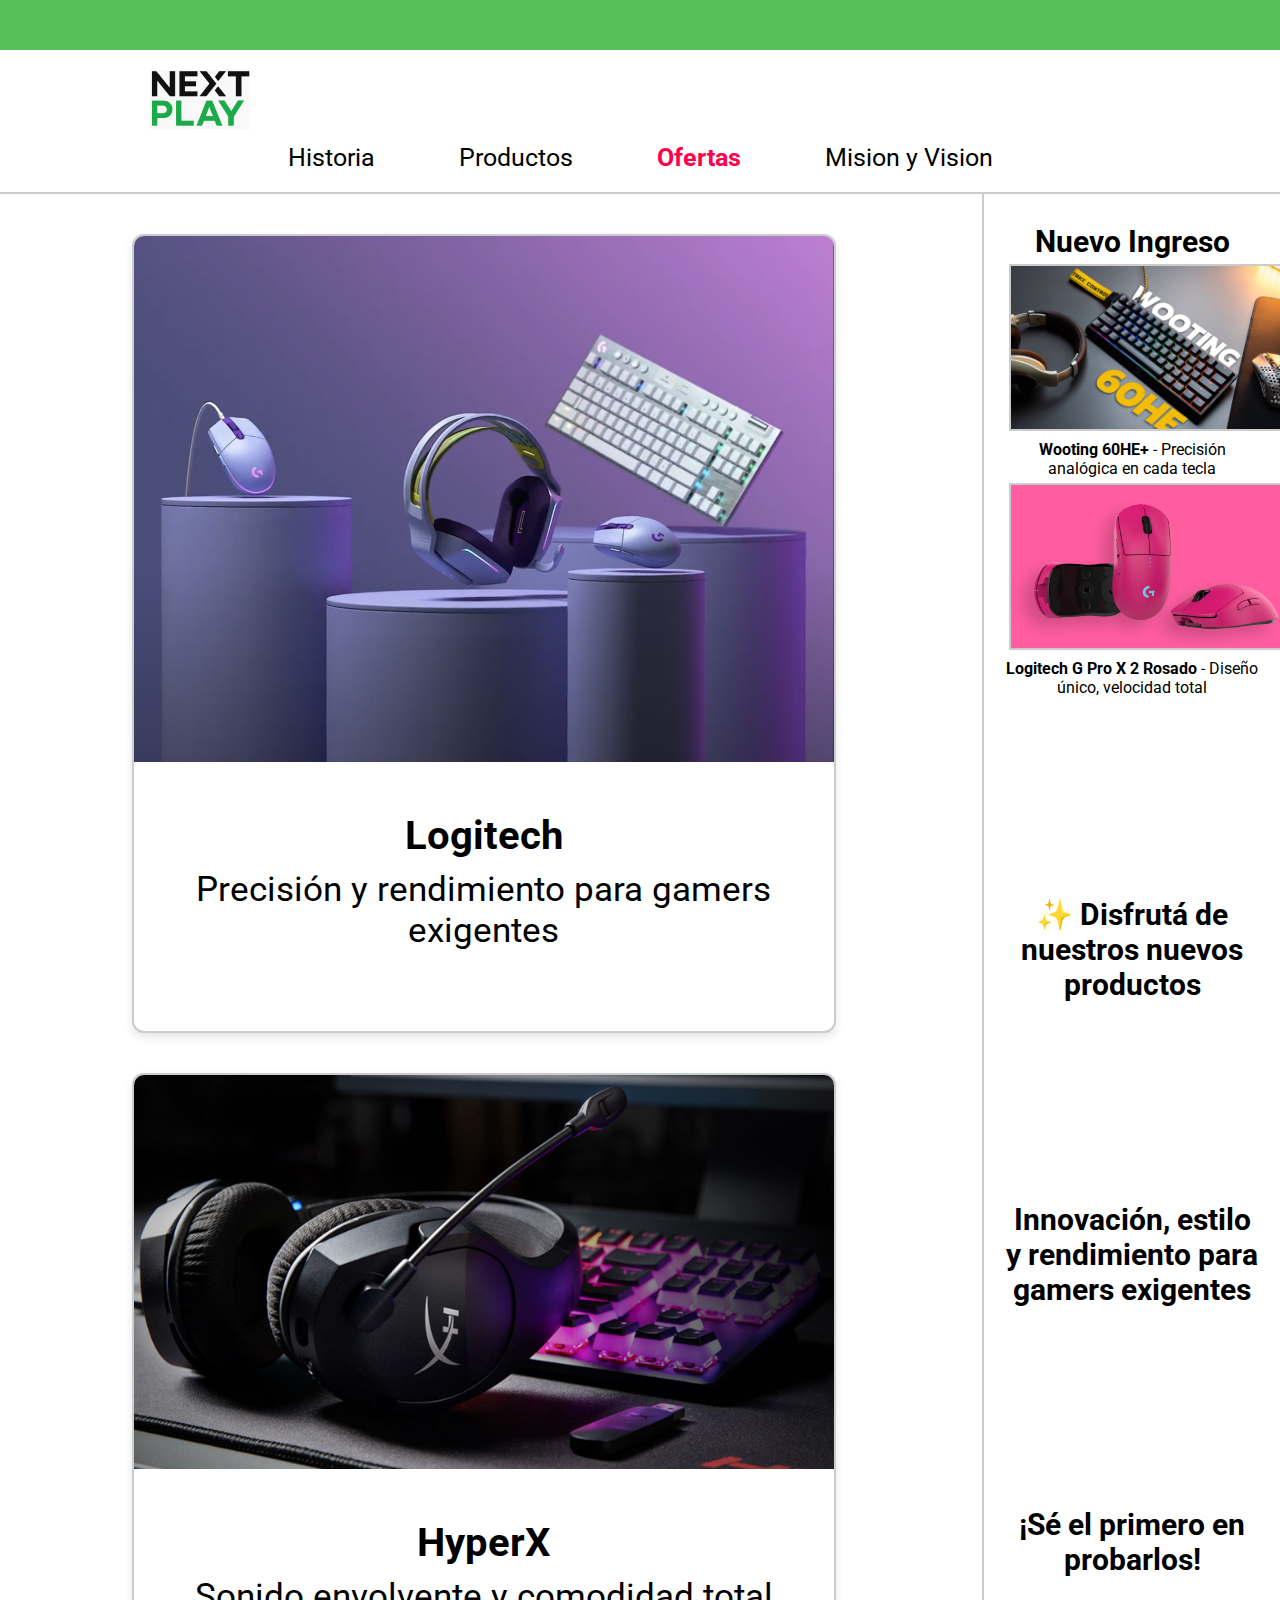
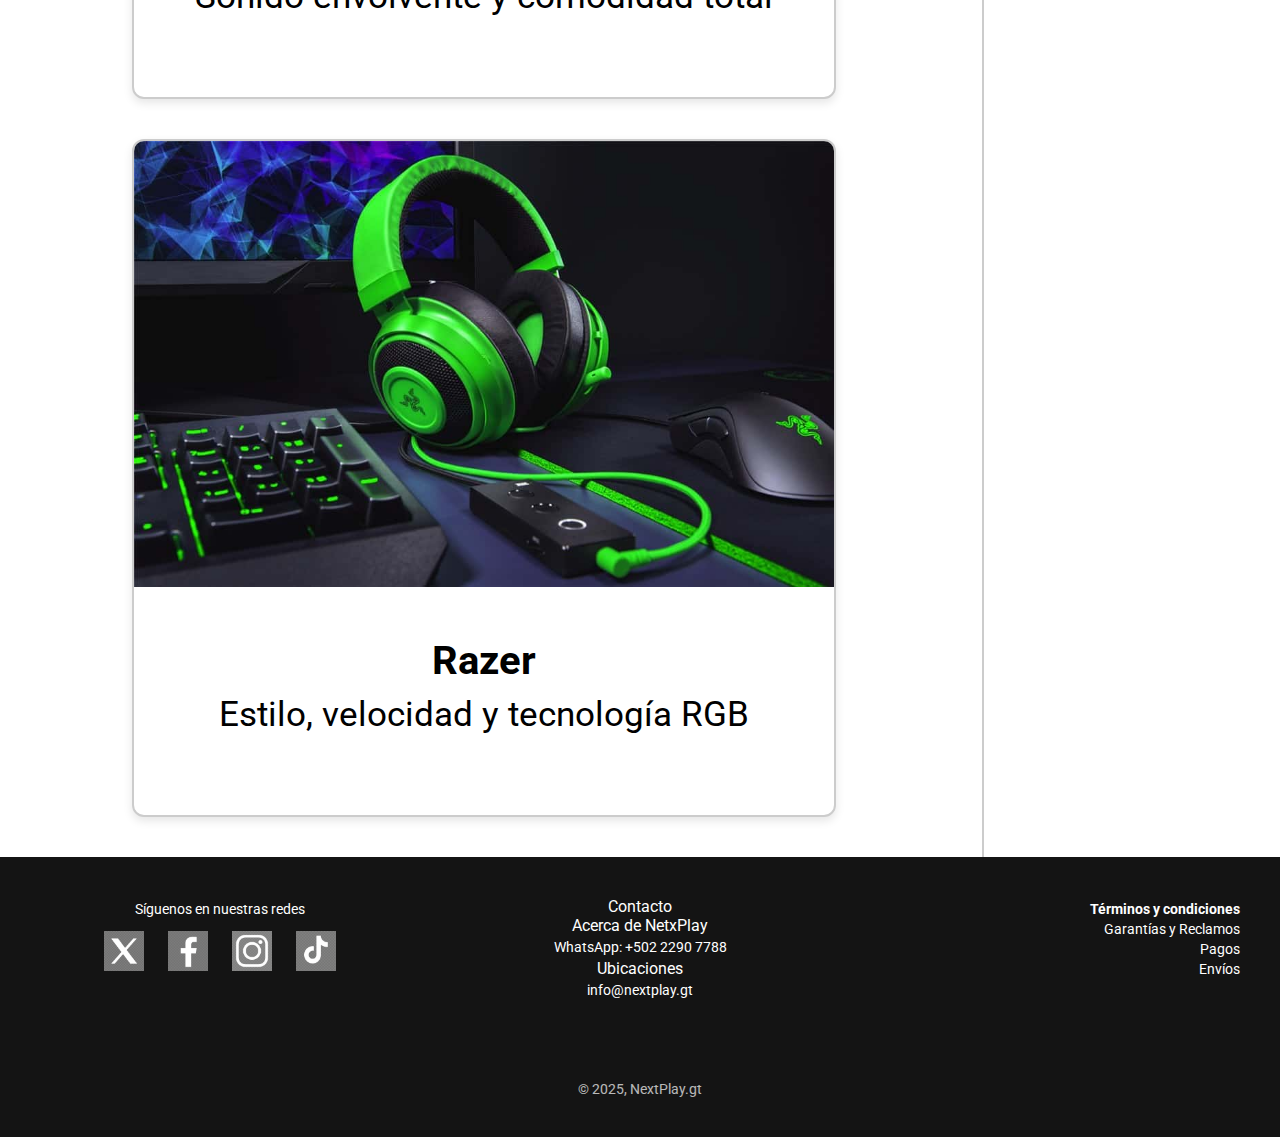
<file: index.html>
<!DOCTYPE html>
<html lang ="en">
<head>
   <meta charset="UTF-8">    
   <meta name="viewport" content="width=device-width, initial-scale=1.0">
   <link rel="stylesheet" href="css/principal.css">
   <link href="https://fonts.googleapis.com/css2?family=Montserrat&family=Roboto&family=Open+Sans&display=swap" rel="stylesheet">
   <title>NextPlay</title>
</head>

<body>
  <div id ="principal">

    <header>
    <a href="index.html">
    <img id="logo" src =img/logo.png  alt="logo de nextplay" />
    </a>
    </header>

    <nav> 
        <ul>
            <li class="subtitulo"><a href="historia.html#historia">Historia</a></li>
            <li id="producto"><a href="producto.html">Productos</a></li>
            <li id="oferta"><a href="ofertas.html">Ofertas</a></li>
            <li class="subtitulo"><a href="historia.html#misionvision">Mision y Vision</a></li>
        </ul>
    </nav>
    <main>
        <section>
         <article class="articulo">
          <img class="anuncio" src="img/logitech.jpg" alt="logitech">
          <p class="negro">Logitech</p>
          <p class="info-producto">Precisión y rendimiento para gamers exigentes</p>
         </article>

        <article class="articulo">
        <img class="anuncio" src="img/hyperx.jpg" alt="hyperx">
        <p class="negro"> HyperX</p>
        <p class="info-producto">Sonido envolvente y comodidad total</p>
        </article>

        <article class="articulo">
        <img class="anuncio" src="img/razer.jpg" alt="razer">
        <p class="negro"> Razer</p>
        <p class="info-producto"> Estilo, velocidad y tecnología RGB</p>
        </article>

        </section>
        <aside>
        <p class="nuevoingresotitulo">Nuevo Ingreso</p>
        <img class="nuevoingreso" src="img/wooting.jpg" alt="wooting">
        <li class="tituloingreso"><strong>Wooting 60HE+</strong> - Precisión analógica en cada tecla</li>

        <img class="nuevoingreso" src="img/mouserosado.jpg" alt="wooting">
        <li class="tituloingreso"><strong>Logitech G Pro X 2 Rosado</strong> - Diseño único, velocidad total</li>

        <p class="nuevoingresoletra">✨ Disfrutá de nuestros nuevos productos</p>
        <p class="nuevoingresoletra">Innovación, estilo y rendimiento para gamers exigentes</p>
        <p class="nuevoingresoletra">¡Sé el primero en probarlos!</p>

        </aside>
    </main>
    
<footer>
  <div class="footer-top">
    
    <div class="col izquierda">
      <p class="siguenos">Síguenos en nuestras redes</p>
      <div class="iconos">
        <img class="contactos" src="img/x.png" alt="X" />
        <img class="contactos" src="img/facebook.png" alt="Facebook" />
        <img class="contactos" src="img/instagram.png" alt="Instagram" />
        <img class="contactos" src="img/tiktok.png" alt="TikTok" />
      </div>
    </div>

    
    <div class="col centro">
      <li><a href="contacto.html">Contacto</a></li>
      <li><a href="historia.html">Acerca de NetxPlay</a></li>
      <p>WhatsApp: +502 2290 7788</p>
      <li><a href="ubicaciones.html">Ubicaciones</a></li>
      <p>info@nextplay.gt</p>
    </div>

    
    <div class="col derecha">
      <p class="titulofooter">Términos y condiciones</p>
      <p>Garantías y Reclamos</p>
      <p>Pagos</p>
      <p>Envíos</p>
    </div>
  </div>

  <p class="copy">&copy; 2025, NextPlay.gt</p>
</footer>

   </div>
</body>
</html>
</file>
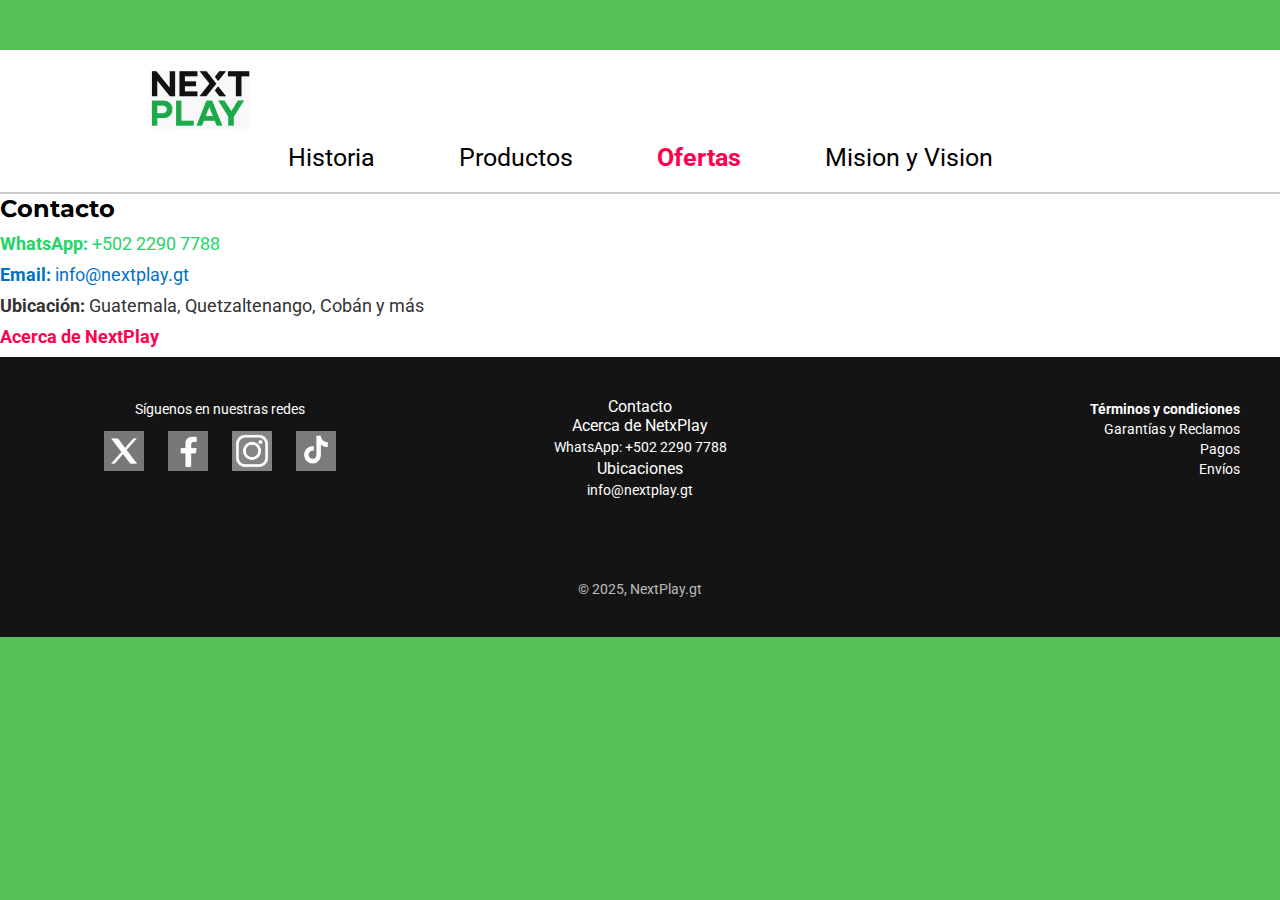
<file: contacto.html>
<!DOCTYPE html>
<html lang ="en">
<head>
   <meta charset="UTF-8">    
   <meta name="viewport" content="width=device-width, initial-scale=1.0">
   <link rel="stylesheet" href="css/contacto.css">
   <link href="https://fonts.googleapis.com/css2?family=Montserrat&family=Roboto&family=Open+Sans&display=swap" rel="stylesheet">
   <link rel="icon" href="img/icono.png" type="image/png">
   <title>NextPlay</title>
</head>

<body>
  <div id ="principal">
    <header>
    <a href="index.html">
    <img id="logo" src =img/logo.png  alt="logo de nextplay" />
    </a>
    </header>
    <nav> 
        <ul>
            <li class="subtitulo"><a href="historia.html#historia">Historia</a></li>
            <li id="producto"><a href="producto.html">Productos</a></li>
            <li id="oferta"><a href="ofertas.html">Ofertas</a></li>
            <li class="subtitulo"><a href="historia.html#misionvision">Mision y Vision</a></li>
        </ul>
    </nav>
    <main>
        <section>
 <article class="contacto" id="contacto">
  <div class="titulo-contacto">
    <h2 >Contacto</h2>
  </div>

  <div class="info-contacto">
    <p class="linea-contacto whatsapp"><strong>WhatsApp:</strong> +502 2290 7788</p>
    <p class="linea-contacto email"><strong>Email:</strong> info@nextplay.gt</p>
    <p class="linea-contacto ubicacion"><strong>Ubicación:</strong> Guatemala, Quetzaltenango, Cobán y más</p>
    <p class="linea-contacto acerca"><a href="historia.html">Acerca de NextPlay</a></p>
  </div>
</article>


        </section>
    </main>
    
<footer>
  <div class="footer-top">
    
    <div class="col izquierda">
      <p class="siguenos">Síguenos en nuestras redes</p>
      <div class="iconos">
        <img class="contactos" src="img/x.png" alt="X" />
        <img class="contactos" src="img/facebook.png" alt="Facebook" />
        <img class="contactos" src="img/instagram.png" alt="Instagram" />
        <img class="contactos" src="img/tiktok.png" alt="TikTok" />
      </div>
    </div>

    
    <div class="col centro">
      <li><a href="contacto.html">Contacto</a></li>
      <li class=><a href="historia.html">Acerca de NetxPlay</a></li>
      <p>WhatsApp: +502 2290 7788</p>
      <li class=><a href="ubicaciones.html">Ubicaciones</a></li>
      <p>info@nextplay.gt</p>
    </div>

    
    <div class="col derecha">
      <p class="titulo">Términos y condiciones</p>
      <p>Garantías y Reclamos</p>
      <p>Pagos</p>
      <p>Envíos</p>
    </div>
  </div>

  <p class="copy">&copy; 2025, NextPlay.gt</p>
</footer>

   </div>
</body>

</html>
</file>
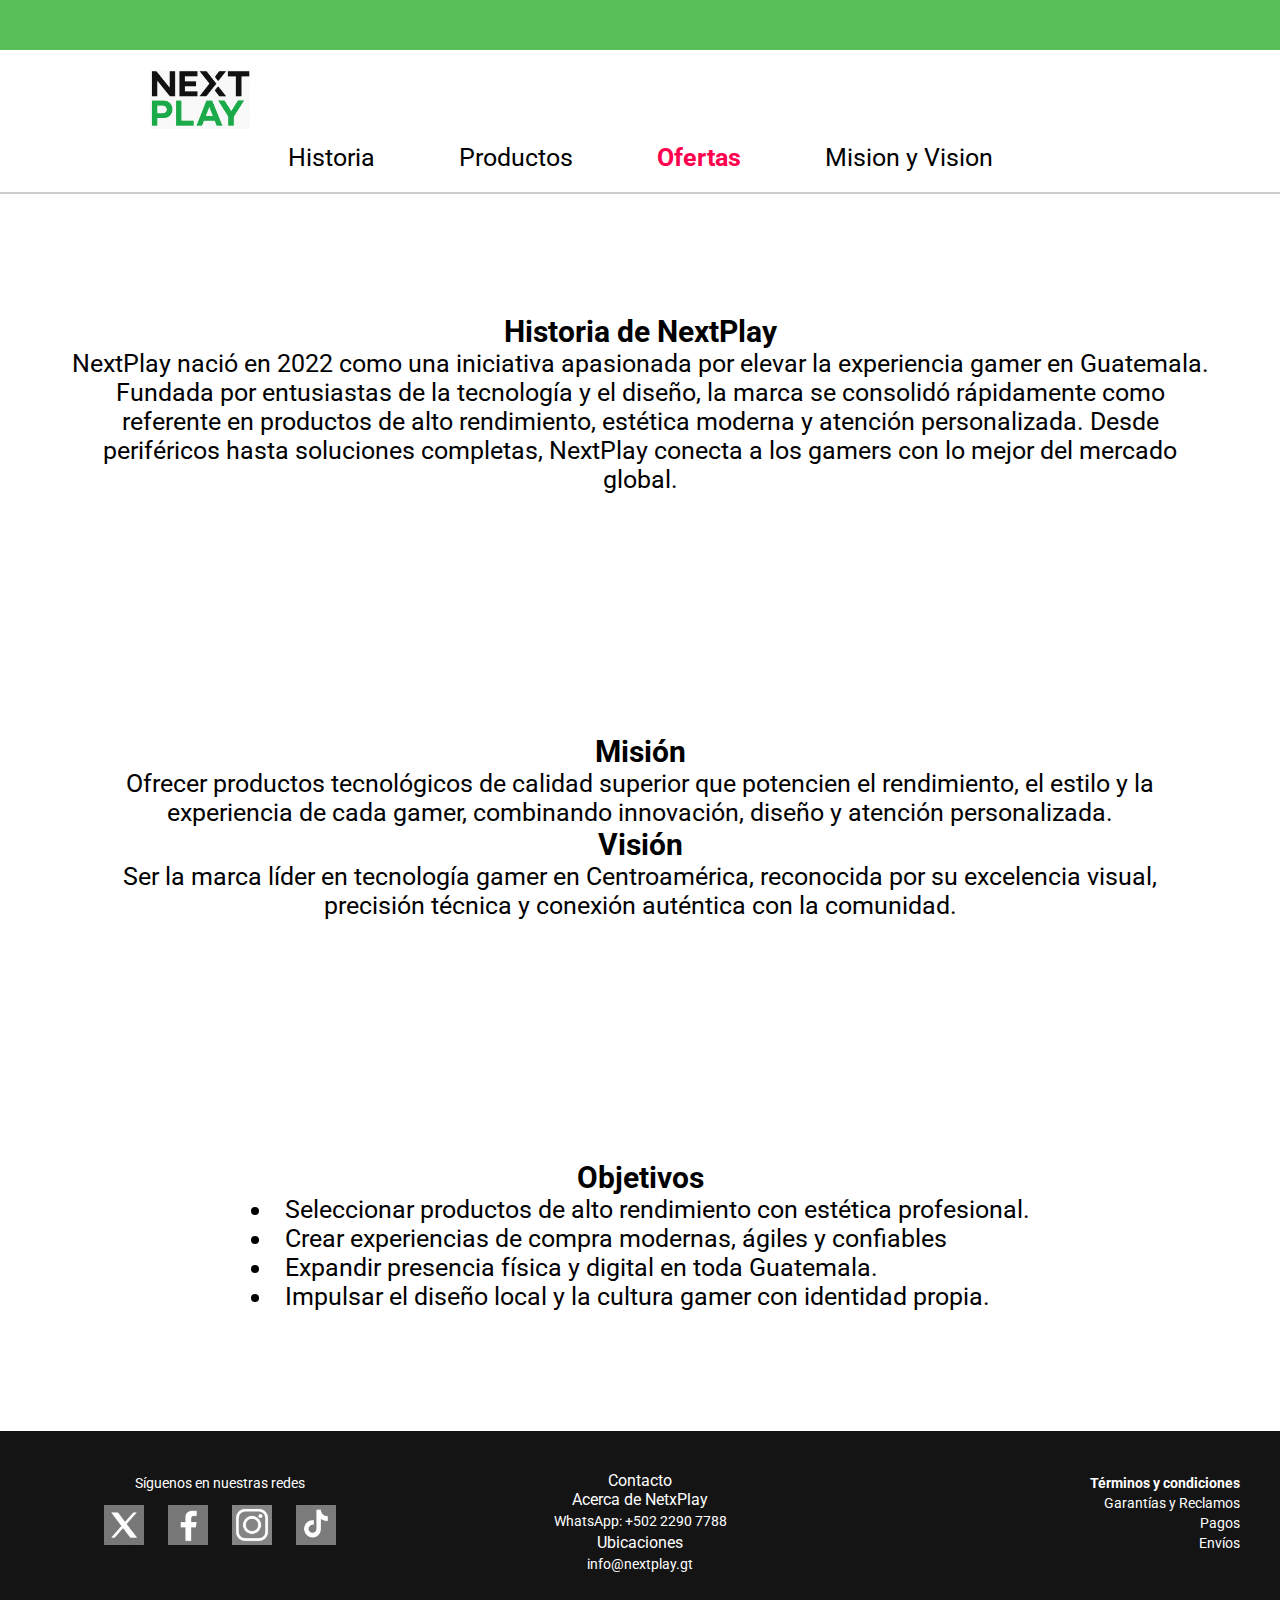
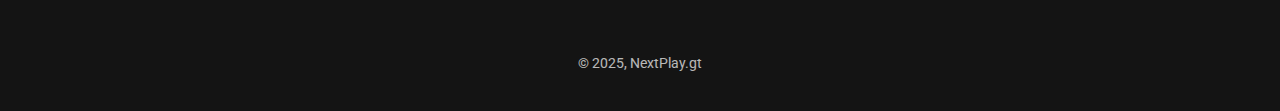
<file: historia.html>
<!DOCTYPE html>
<html lang ="en">
<head>
   <meta charset="UTF-8">    
   <meta name="viewport" content="width=device-width, initial-scale=1.0">
   <link rel="stylesheet" href="css/historia.css">
   <link href="https://fonts.googleapis.com/css2?family=Montserrat&family=Roboto&family=Open+Sans&display=swap" rel="stylesheet">
   <link rel="icon" href="img/icono.png" type="image/png">
   <title>NextPlay</title>
</head>

<body>
  <div id ="principal">

    <header>
    <a href="index.html">
    <img id="logo" src =img/logo.png  alt="logo de nextplay" />
    </a>
    </header>

    <nav> 
        <ul>
            <li class="subtitulo"><a href="historia.html#historia">Historia</a></li>
            <li id="producto"><a href="producto.html">Productos</a></li>
            <li id="oferta"><a href="ofertas.html">Ofertas</a></li>
            <li class="subtitulo"><a href="historia.html#misionvision">Mision y Vision</a></li>
        </ul>
    </nav>
    <main>
        <section>
         <article class="historia" id="historia">
          <p class="tituloarticulo">Historia de NextPlay</p>
          <p>
            NextPlay nació en 2022 como una iniciativa apasionada por elevar la experiencia gamer en Guatemala. 
            Fundada por entusiastas de la tecnología y el diseño, la marca se consolidó rápidamente como referente
            en productos de alto rendimiento, estética moderna y atención personalizada. Desde periféricos hasta 
            soluciones completas, NextPlay conecta a los gamers con lo mejor del mercado global.
          </p>
         </article>
          

         <article class ="misionvision" id="misionvision">
            <p class="tituloarticulo">Misión</p>
            <p>Ofrecer productos tecnológicos de calidad superior que potencien el rendimiento, el estilo y la
               experiencia de cada gamer, combinando innovación, diseño y atención personalizada.
            </p>
                

            <p class="tituloarticulo">Visión</p>
            <p>Ser la marca líder en tecnología gamer en Centroamérica, reconocida por su excelencia visual, precisión 
              técnica y conexión auténtica con la comunidad. 
            </p>

         </article>

         <article class="objetivos" id="objetivos"> 
            <p class="tituloarticulo">Objetivos</p>
            <ul>
              <li>Seleccionar productos de alto rendimiento con estética profesional.</li>
              <li>Crear experiencias de compra modernas, ágiles y confiables</li>
              <li>Expandir presencia física y digital en toda Guatemala.</li>
              <li>Impulsar el diseño local y la cultura gamer con identidad propia.</li>
            </ul>
            </article>
         
    </main>
    
<footer>
  <div class="footer-top">
    
    <div class="col izquierda">
      <p class="siguenos">Síguenos en nuestras redes</p>
      <div class="iconos">
        <img class="contactos" src="img/x.png" alt="X" />
        <img class="contactos" src="img/facebook.png" alt="Facebook" />
        <img class="contactos" src="img/instagram.png" alt="Instagram" />
        <img class="contactos" src="img/tiktok.png" alt="TikTok" />
      </div>
    </div>

    
    <div class="col centro">
      <li><a href="contacto.html">Contacto</a></li>
      <li class=><a href="historia.html">Acerca de NetxPlay</a></li>
      <p>WhatsApp: +502 2290 7788</p>
      <li class=><a href="ubicaciones.html">Ubicaciones</a></li>
      <p>info@nextplay.gt</p>
    </div>

    
    <div class="col derecha">
      <p class="titulo">Términos y condiciones</p>
      <p>Garantías y Reclamos</p>
      <p>Pagos</p>
      <p>Envíos</p>
    </div>
  </div>

  <p class="copy">&copy; 2025, NextPlay.gt</p>
</footer>

   </div>
</body>

</html>
</file>
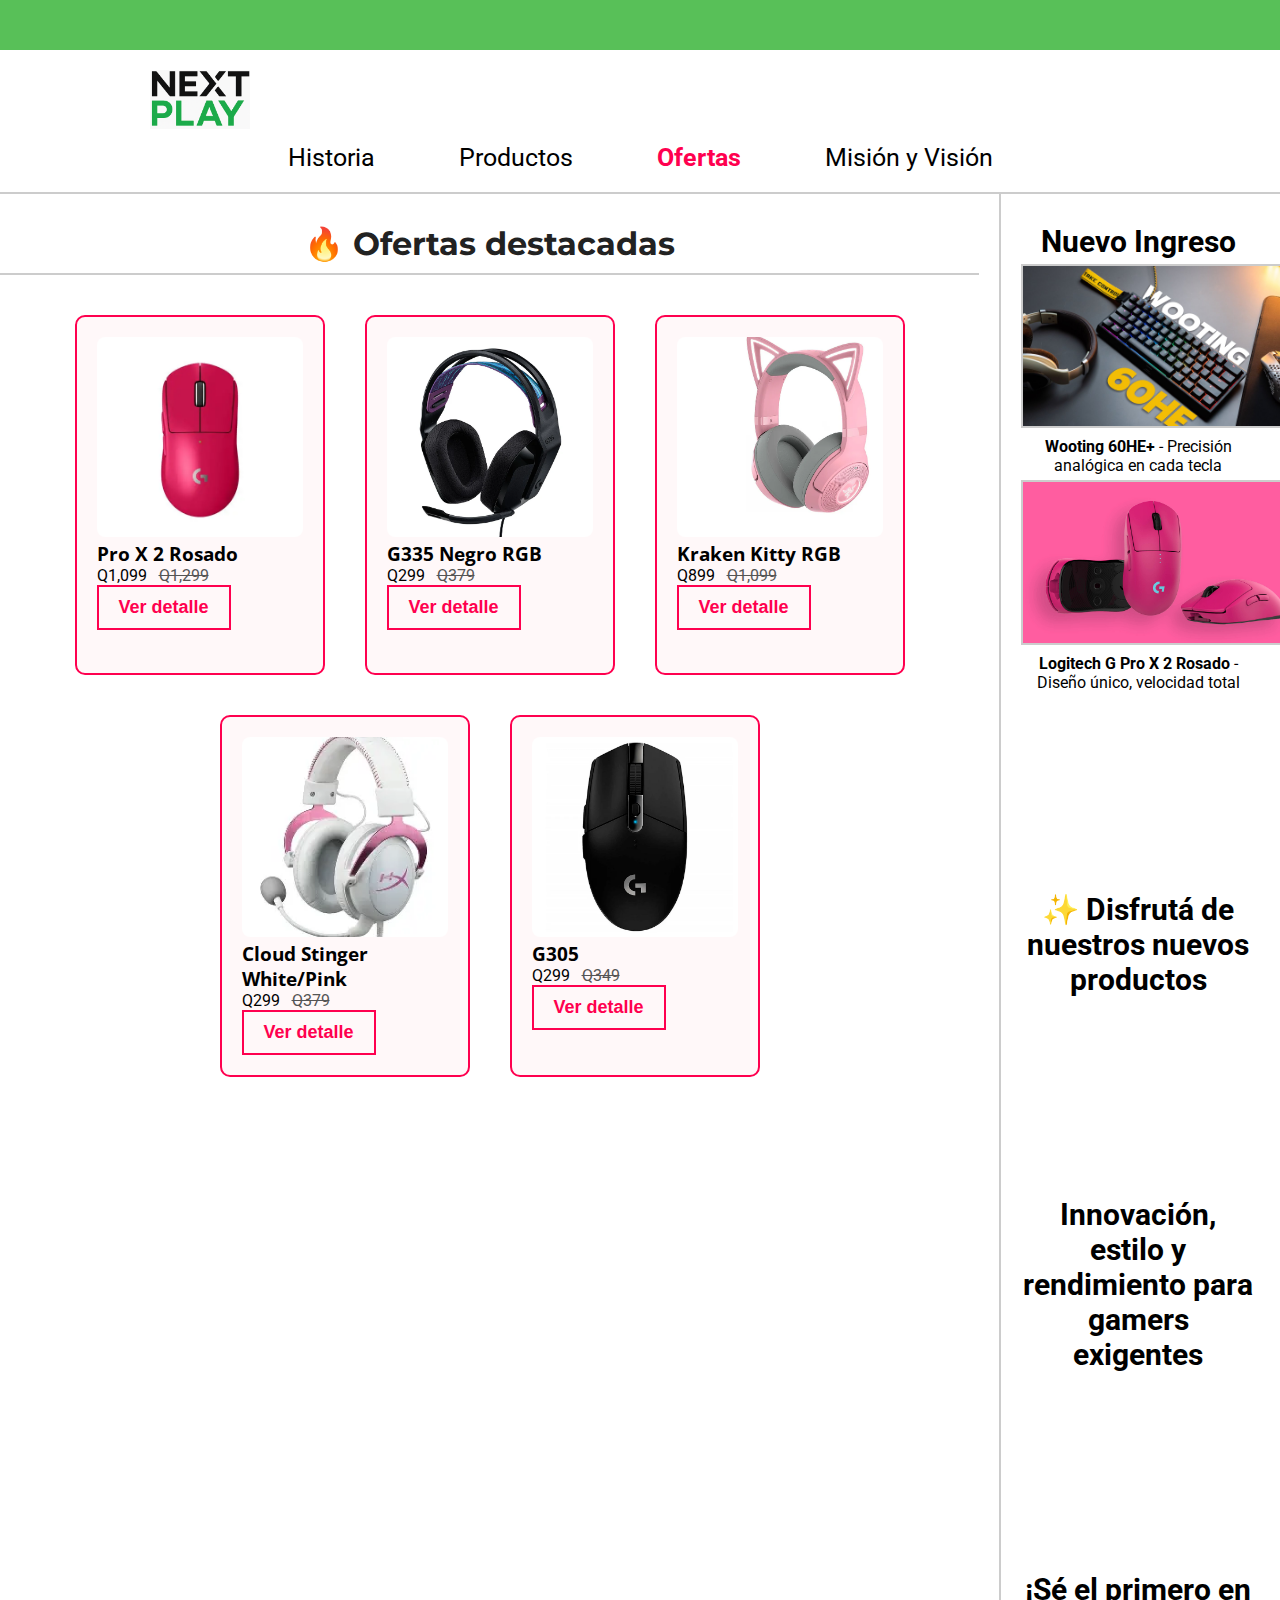
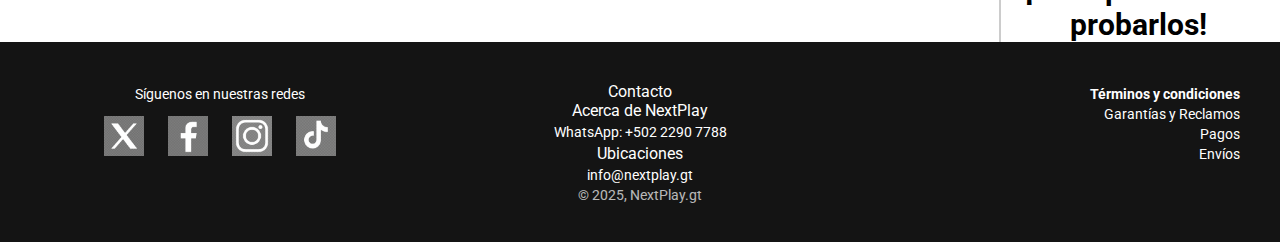
<file: ofertas.html>
<!DOCTYPE html>
<html lang="en">
<head>
  <meta charset="UTF-8">    
  <meta name="viewport" content="width=device-width, initial-scale=1.0">
  <link rel="stylesheet" href="css/ofertas.css">
  <link href="https://fonts.googleapis.com/css2?family=Montserrat&family=Roboto&family=Open+Sans&display=swap" rel="stylesheet">
  <link rel="icon" href="img/icono.png" type="image/png">
  <title>NextPlay</title>
</head>

<body>
  <div id="principal">
    <header>
      <a href="index.html">
        <img id="logo" src="img/logo.png" alt="logo de nextplay" />
      </a>
    </header>

    <nav> 
      <ul>
        <li class="subtitulo"><a href="historia.html#historia">Historia</a></li>
        <li id="producto"><a href="producto.html">Productos</a></li>
        <li id="oferta"><a href="ofertas.html">Ofertas</a></li>
        <li class="subtitulo"><a href="historia.html#misionvision">Misión y Visión</a></li>
      </ul>
    </nav>

    <main class="layout-productos">
      <div class="contenido-productos">

        <section class="ofertas-destacadas">
          <h2 class="titulo-productos">🔥 Ofertas destacadas</h2>
          <div class="productos">

            <div class="producto" id="oferta">
              <img src="img/logitechprox2rosado.webp" alt="Pro X 2 Rosado" class="imagen-producto">
              <h3 class="nombre-producto">Pro X 2 Rosado</h3>
              <p class="precio-producto">Q1,099 <span style="text-decoration: line-through; color: #555;">Q1,299</span></p>
              <button class="boton-producto">Ver detalle</button>
            </div>

            <div class="producto" id="oferta">
              <img src="img/audifonosg335.webp" alt="G335 Negro RGB" class="imagen-producto">
              <h3 class="nombre-producto">G335 Negro RGB</h3>
              <p class="precio-producto">Q299 <span style="text-decoration: line-through; color: #555;">Q379</span></p>
              <button class="boton-producto">Ver detalle</button>
            </div>

            <div class="producto" id="oferta">
              <img src="img/krakenkitty.webp" alt="Kraken Kitty RGB" class="imagen-producto">
              <h3 class="nombre-producto">Kraken Kitty RGB</h3>
              <p class="precio-producto">Q899 <span style="text-decoration: line-through; color: #555;">Q1,099</span></p>
              <button class="boton-producto">Ver detalle</button>
            </div>

            <div class="producto" id="oferta">
              <img src="img/cloud3pink.webp" alt="Cloud Stinger White/Pink" class="imagen-producto">
              <h3 class="nombre-producto">Cloud Stinger White/Pink</h3>
              <p class="precio-producto">Q299 <span style="text-decoration: line-through; color: #555;">Q379</span></p>
              <button class="boton-producto">Ver detalle</button>
            </div>

            <div class="producto" id="oferta">
              <img src="img/logitechg305.webp" alt="Mouse G305" class="imagen-producto">
              <h3 class="nombre-producto">G305</h3>
              <p class="precio-producto">Q299 <span style="text-decoration: line-through; color: #555;">Q349</span></p>
              <button class="boton-producto">Ver detalle</button>
            </div>

          </div>
        </section>

      </div>

      <aside class="aside-nuevoingreso">
        <p class="nuevoingresotitulo">Nuevo Ingreso</p>
        <img class="nuevoingreso" src="img/wooting.jpg" alt="wooting">
        <li class="tituloingreso"><strong>Wooting 60HE+</strong> - Precisión analógica en cada tecla</li>

        <img class="nuevoingreso" src="img/mouserosado.jpg" alt="wooting">
        <li class="tituloingreso"><strong>Logitech G Pro X 2 Rosado</strong> - Diseño único, velocidad total</li>

        <p class="nuevoingresoletra">✨ Disfrutá de nuestros nuevos productos</p>
        <p class="nuevoingresoletra">Innovación, estilo y rendimiento para gamers exigentes</p>
        <p class="nuevoingresoletra">¡Sé el primero en probarlos!</p>
      </aside>
    </main>

    <footer>
      <div class="footer-top">
        <div class="col izquierda">
          <p class="siguenos">Síguenos en nuestras redes</p>
          <div class="iconos">
            <img class="contactos" src="img/x.png" alt="X" />
            <img class="contactos" src="img/facebook.png" alt="Facebook" />
            <img class="contactos" src="img/instagram.png" alt="Instagram" />
            <img class="contactos" src="img/tiktok.png" alt="TikTok" />
          </div>
        </div>

        <div class="col centro">
          <li><a href="contacto.html">Contacto</a></li>
          <li><a href="historia.html">Acerca de NextPlay</a></li>
          <p>WhatsApp: +502 2290 7788</p>
          <li><a href="ubicaciones.html">Ubicaciones</a></li>
          <p>info@nextplay.gt</p>
        </div>

        <div class="col derecha">
          <p class="titulo">Términos y condiciones</p>
          <p>Garantías y Reclamos</p>
          <p>Pagos</p>
          <p>Envíos</p>
        </div>
      </div>

      <p class="copy">&copy; 2025, NextPlay.gt</p>
    </footer>
  </div>
</body>

</html>
</file>
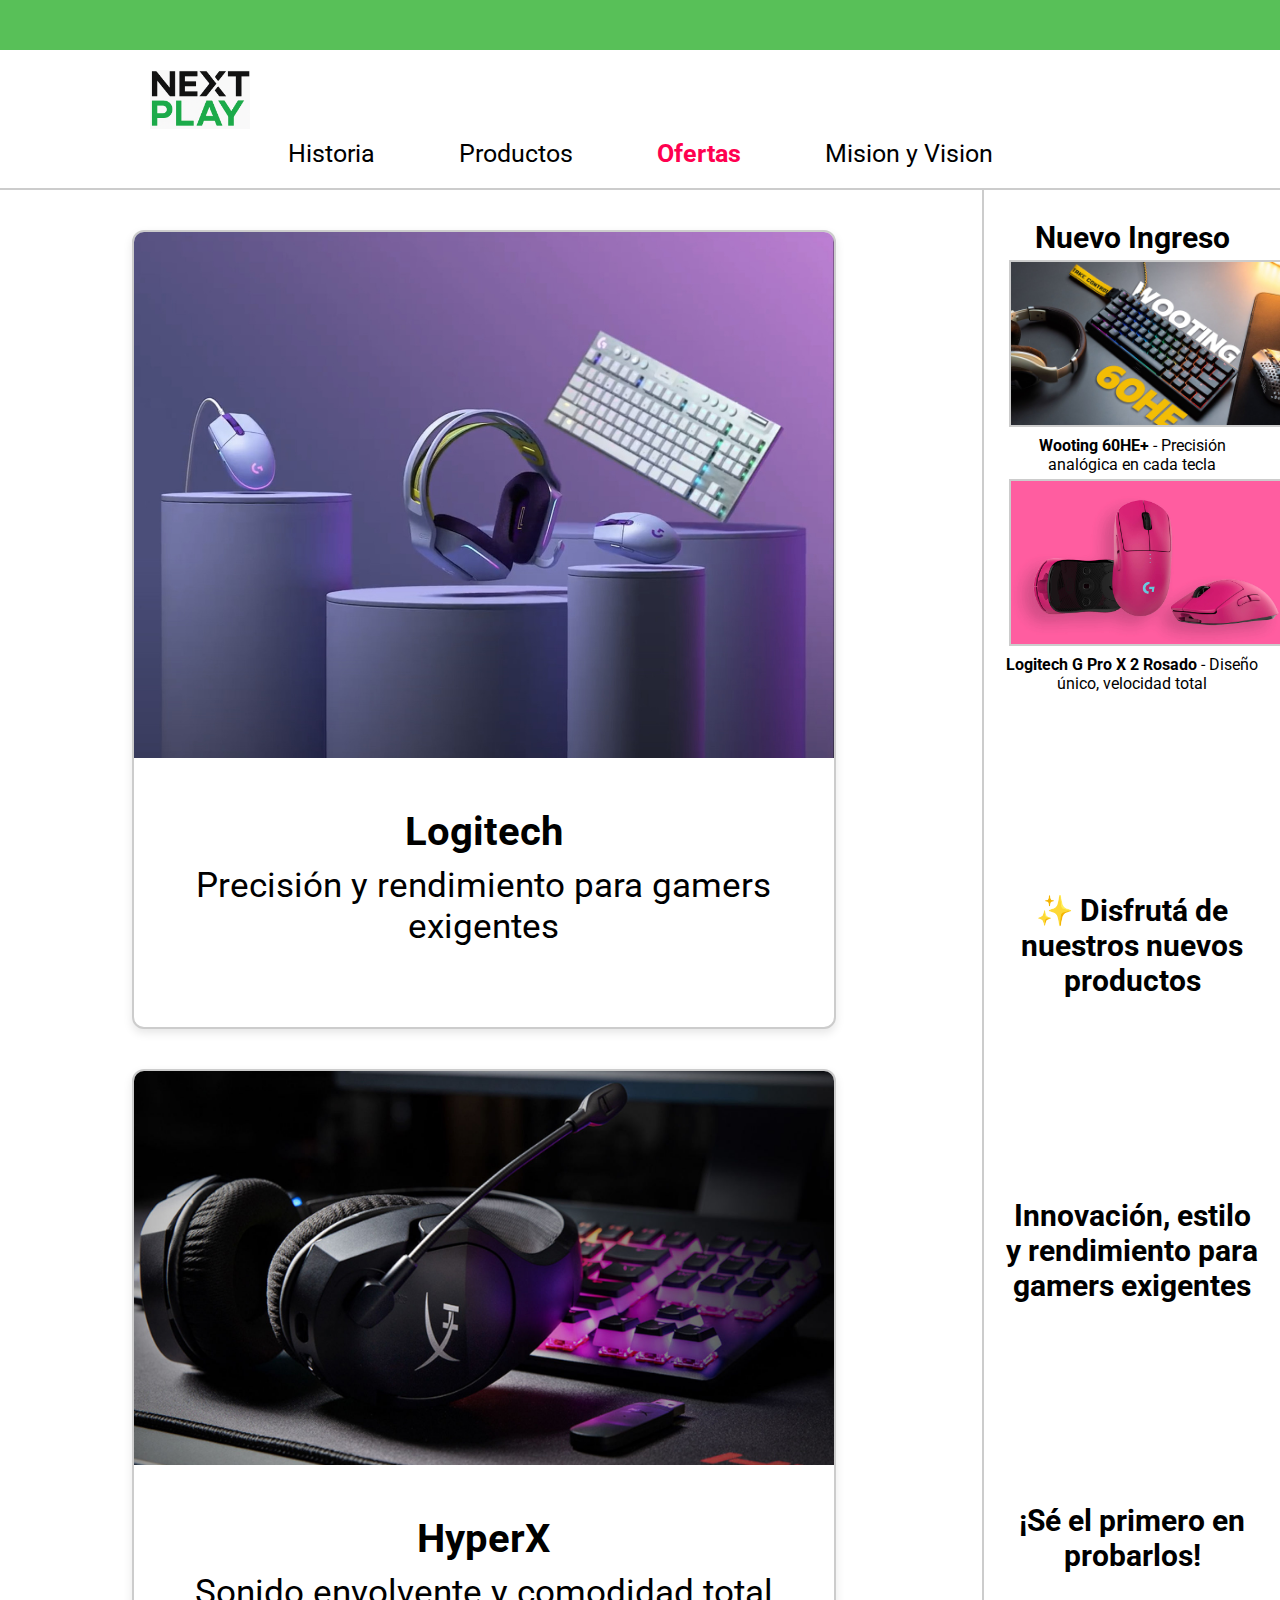
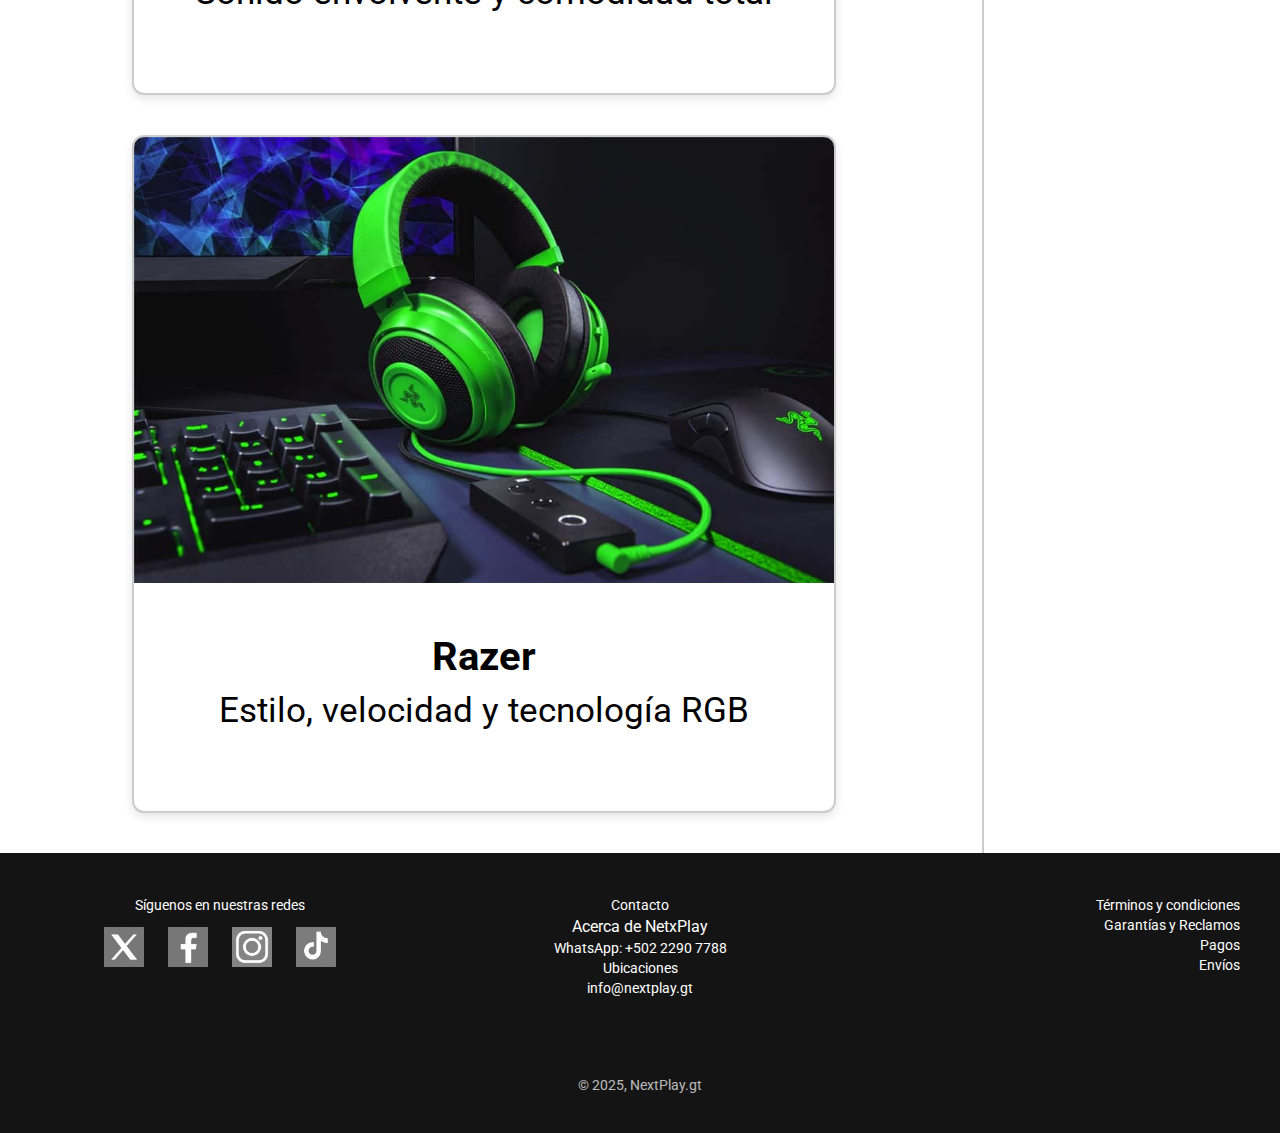
<file: principal.html>
<!DOCTYPE html>
<html lang ="en">
<head>
   <meta charset="UTF-8">    
   <meta name="viewport" content="width=device-width, initial-scale=1.0">
   <link rel="stylesheet" href="css/principal.css">
   <link href="https://fonts.googleapis.com/css2?family=Montserrat&family=Roboto&family=Open+Sans&display=swap" rel="stylesheet">
   <title>NextPlay</title>
</head>

<body>
  <div id ="principal">
    <header>
    <img id="logo" src =img/logo.png  alt="logo de nextplay" />
    </header>
    <nav> 
        <ul>
            <li class="subtitulo"><a href="acercade.html">Historia</a></li>
            <li id="producto"><a href="producto.html">Productos</a></li>
            <li id="oferta"><a href="producto.html">Ofertas</a></li>
            <li class="subtitulo"><a href="ccercade.html">Mision y Vision</a></li>
        </ul>
    </nav>
    <main>
        <section>
         <article class="articulo">
          <img class="anuncio" src="img/logitech.jpg" alt="logitech">
          <p class="negro">Logitech</p>
          <p class="info-producto">Precisión y rendimiento para gamers exigentes</p>
         </article>

        <article class="articulo">
        <img class="anuncio" src="img/hyperx.jpg" alt="hyperx">
        <p class="negro"> HyperX</p>
        <p class="info-producto">Sonido envolvente y comodidad total</p>
        </article>

        <article class="articulo">
        <img class="anuncio" src="img/razer.jpg" alt="razer">
        <p class="negro"> Razer</p>
        <p class="info-producto"> Estilo, velocidad y tecnología RGB</p>
        </article>

        </section>
        <aside>
        <p class="nuevoingresotitulo">Nuevo Ingreso</p>
        <img class="nuevoingreso" src="img/wooting.jpg" alt="wooting">
        <li class="tituloingreso"><strong>Wooting 60HE+</strong> - Precisión analógica en cada tecla</li>

        <img class="nuevoingreso" src="img/mouserosado.jpg" alt="wooting">
        <li class="tituloingreso"><strong>Logitech G Pro X 2 Rosado</strong> - Diseño único, velocidad total</li>

        <p class="nuevoingresoletra">✨ Disfrutá de nuestros nuevos productos</p>
        <p class="nuevoingresoletra">Innovación, estilo y rendimiento para gamers exigentes</p>
        <p class="nuevoingresoletra">¡Sé el primero en probarlos!</p>

        </aside>
    </main>
    
<footer>
  <div class="footer-top">
    
    <div class="col izquierda">
      <p class="siguenos">Síguenos en nuestras redes</p>
      <div class="iconos">
        <img class="contactos" src="img/x.png" alt="X" />
        <img class="contactos" src="img/facebook.png" alt="Facebook" />
        <img class="contactos" src="img/instagram.png" alt="Instagram" />
        <img class="contactos" src="img/tiktok.png" alt="TikTok" />
      </div>
    </div>

    
    <div class="col centro">
      <p class="titulo">Contacto</p>
      <li class=><a href="acercade.html">Acerca de NetxPlay</a></li>
      <p>WhatsApp: +502 2290 7788</p>
      <p>Ubicaciones</p>
      <p>info@nextplay.gt</p>
    </div>

    
    <div class="col derecha">
      <p class="titulo">Términos y condiciones</p>
      <p>Garantías y Reclamos</p>
      <p>Pagos</p>
      <p>Envíos</p>
    </div>
  </div>

  <p class="copy">&copy; 2025, NextPlay.gt</p>
</footer>

   </div>
</body>
</html>
</file>
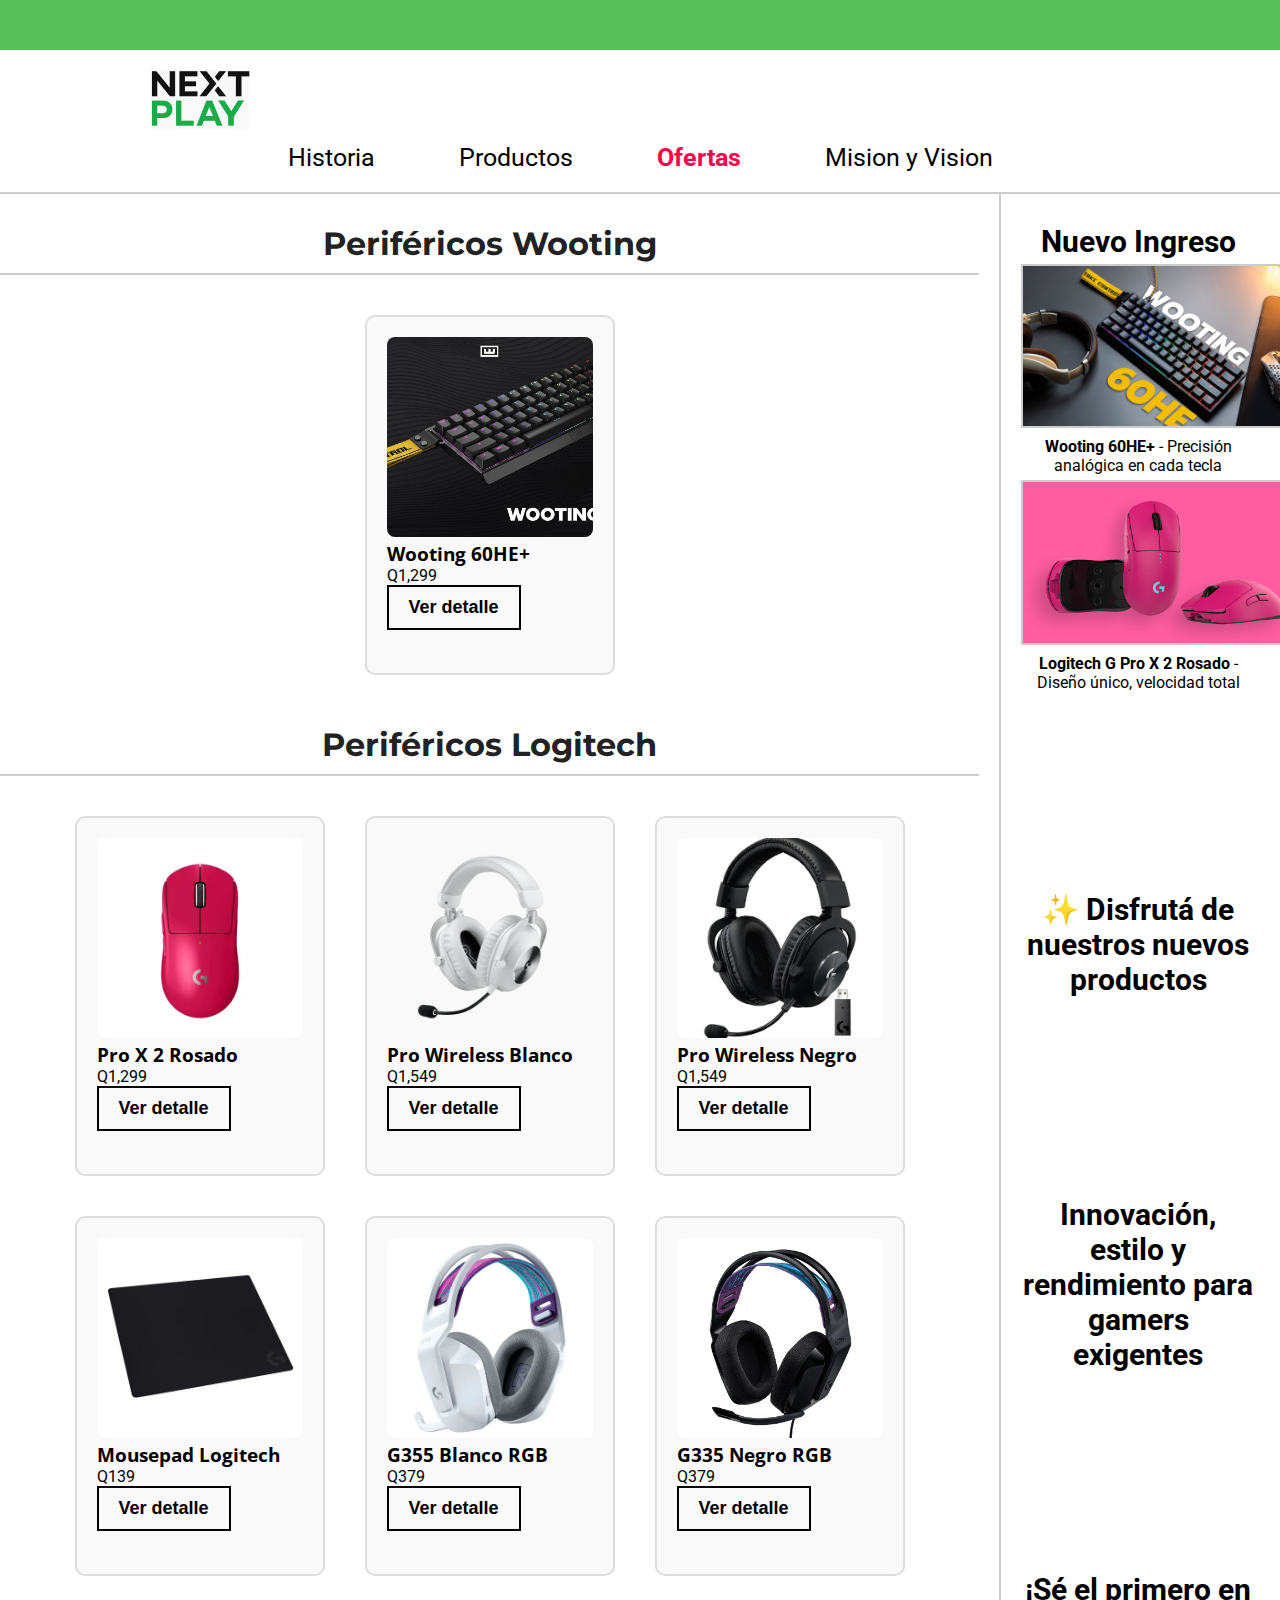
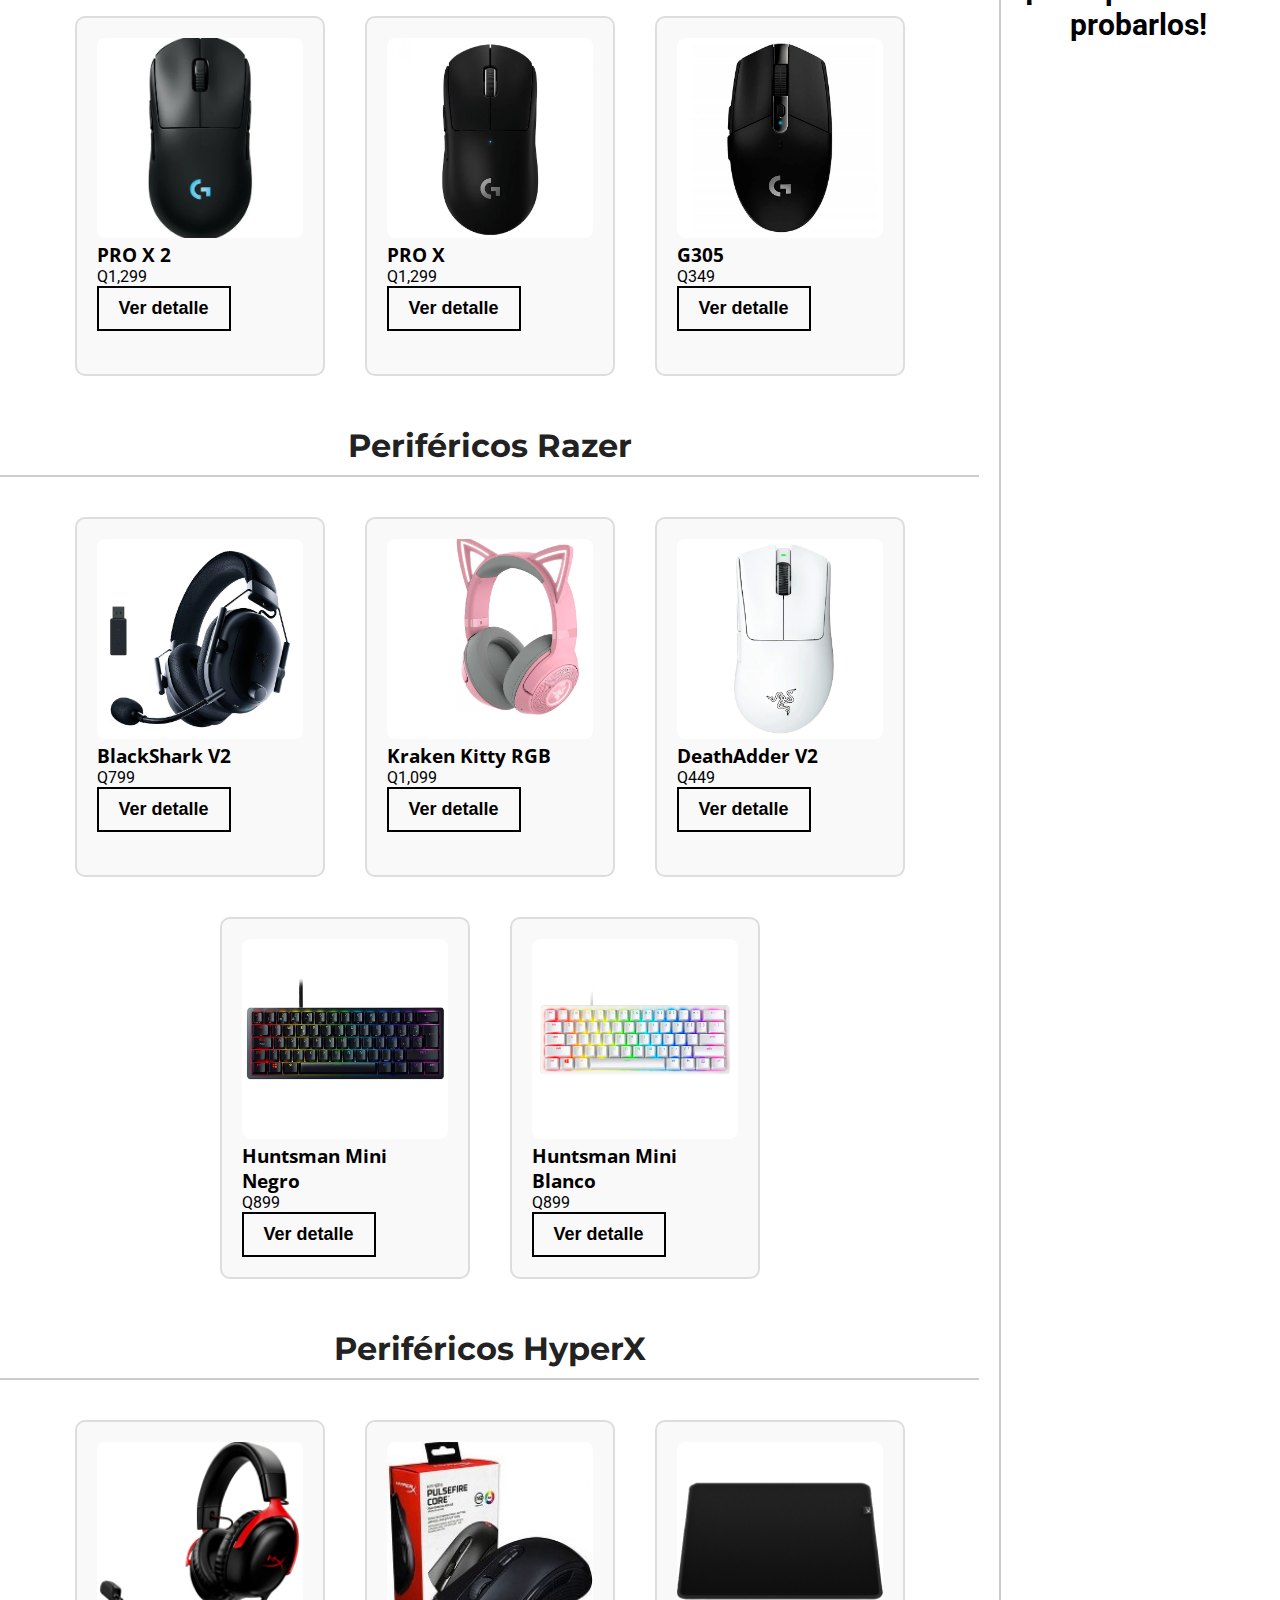
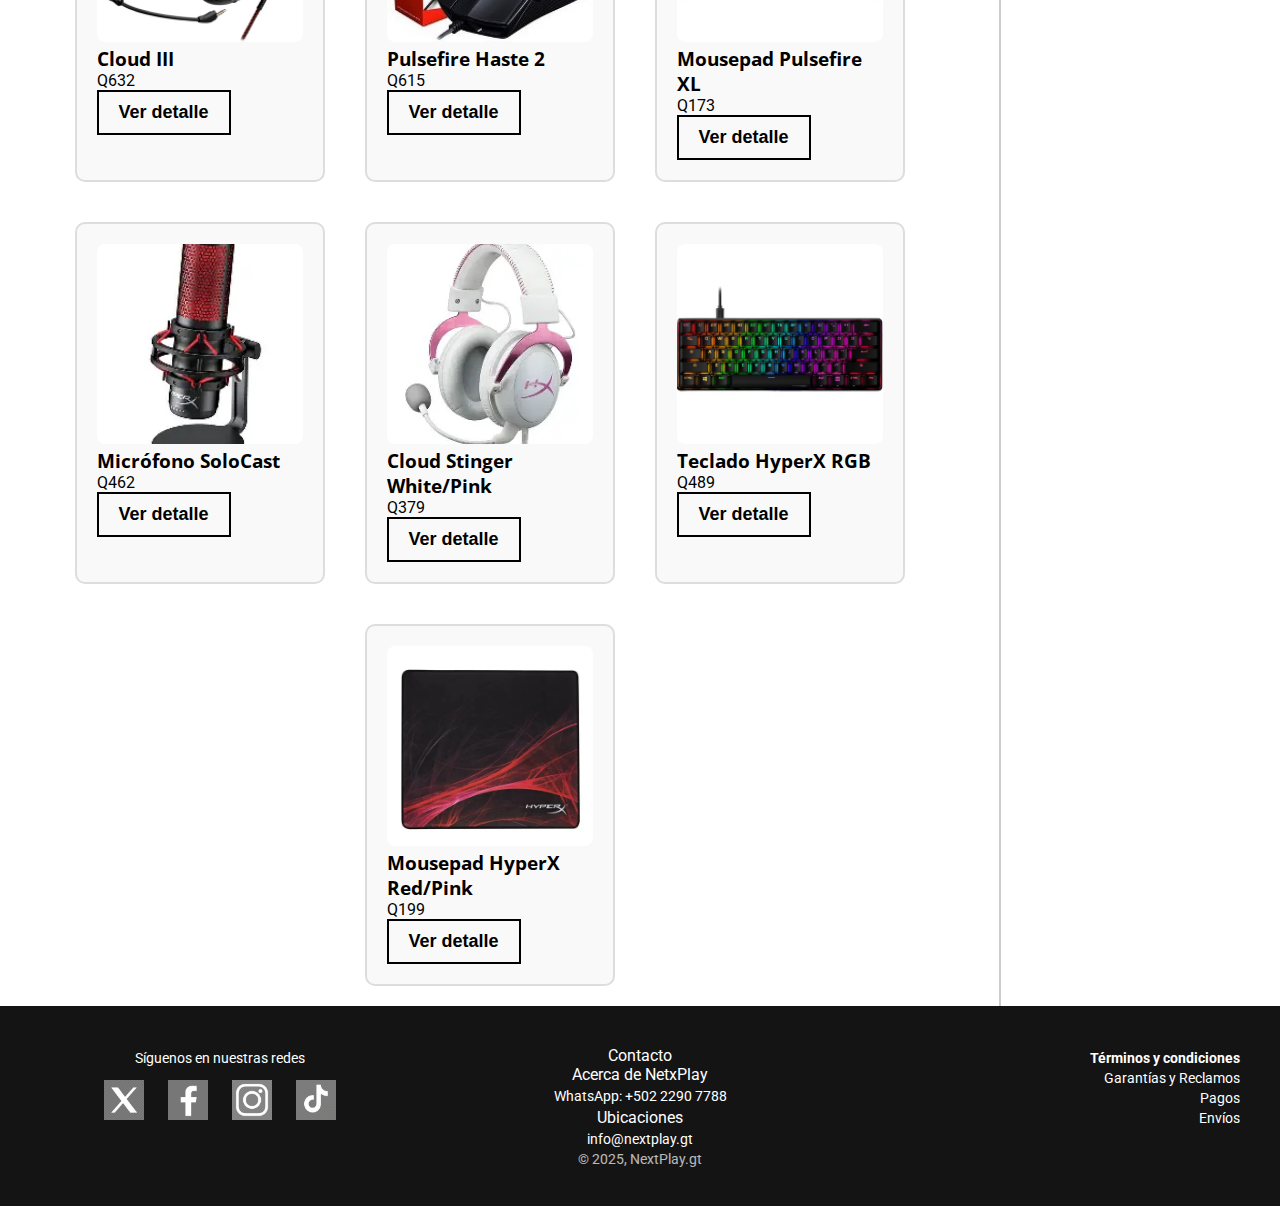
<file: producto.html>
<!DOCTYPE html>
<html lang ="en">
<head>
   <meta charset="UTF-8">    
   <meta name="viewport" content="width=device-width, initial-scale=1.0">
   <link rel="stylesheet" href="css/producto.css">
   <link href="https://fonts.googleapis.com/css2?family=Montserrat&family=Roboto&family=Open+Sans&display=swap" rel="stylesheet">
   <link rel="icon" href="img/icono.png" type="image/png">
   <title>NextPlay</title>
</head>

<body>
  <div id ="principal">
    <header>
    <a href="index.html">
    <img id="logo" src =img/logo.png  alt="logo de nextplay" />
    </a>
    </header>
    <nav> 
        <ul>
            <li class="subtitulo"><a href="historia.html#historia">Historia</a></li>
            <li id="producto"><a href="producto.html">Productos</a></li>
            <li id="oferta"><a href="ofertas.html">Ofertas</a></li>
            <li class="subtitulo"><a href="historia.html#misionvision">Mision y Vision</a></li>
        </ul>
    </nav>
    <main class="layout-productos">
  <div class="contenido-productos">
   <section class="perifericos-wooting">
  <h2 class="titulo-productos">Periféricos Wooting</h2>
  <div class="productos">
    <div class="producto">
      <img src="img/wooting60he.webp" alt="Wooting 60HE+" class="imagen-producto">
      <h3 class="nombre-producto">Wooting 60HE+</h3>
      <p class="precio-producto">Q1,299</p>
      <button class="boton-producto">Ver detalle</button>
    </div>
  </div>
</section>

<section class="perifericos-logitech">
  <h2 class="titulo-productos">Periféricos Logitech</h2>
  <div class="productos">
    <div class="producto">
      <img src="img/logitechprox2rosado.webp" alt="Pro X 2 Rosado" class="imagen-producto">
      <h3 class="nombre-producto">Pro X 2 Rosado</h3>
      <p class="precio-producto">Q1,299</p>
      <button class="boton-producto">Ver detalle</button>
    </div>
    <div class="producto">
      <img src="img/audifonosprowirelessblanco.webp" alt="Pro Wireless Blanco" class="imagen-producto">
      <h3 class="nombre-producto">Pro Wireless Blanco</h3>
      <p class="precio-producto">Q1,549</p>
      <button class="boton-producto">Ver detalle</button>
    </div>
    <div class="producto">
      <img src="img/audifonosprowireless.webp" alt="Pro Wireless Negro" class="imagen-producto">
      <h3 class="nombre-producto">Pro Wireless Negro</h3>
      <p class="precio-producto">Q1,549</p>
      <button class="boton-producto">Ver detalle</button>
    </div>
    <div class="producto">
      <img src="img/mousepadlogitech.webp" alt="Mousepad Logitech" class="imagen-producto">
      <h3 class="nombre-producto">Mousepad Logitech</h3>
      <p class="precio-producto">Q139</p>
      <button class="boton-producto">Ver detalle</button>
    </div>
    <div class="producto">
      <img src="img/audifonosg355blanco.webp" alt="G355 Blanco RGB" class="imagen-producto">
      <h3 class="nombre-producto">G355 Blanco RGB</h3>
      <p class="precio-producto">Q379</p>
      <button class="boton-producto">Ver detalle</button>
    </div>
    <div class="producto">
      <img src="img/audifonosg335.webp" alt="G335 Negro RGB" class="imagen-producto">
      <h3 class="nombre-producto">G335 Negro RGB</h3>
      <p class="precio-producto">Q379</p>
      <button class="boton-producto">Ver detalle</button>
    </div>
    <div class="producto">
      <img src="img/logitechprox2.webp" alt="Mouse Pro X 2" class="imagen-producto">
      <h3 class="nombre-producto">PRO X 2</h3>
      <p class="precio-producto">Q1,299</p>
      <button class="boton-producto">Ver detalle</button>
    </div>
    <div class="producto">
      <img src="img/logitechprox.webp" alt="Mouse Pro X" class="imagen-producto">
      <h3 class="nombre-producto">PRO X</h3>
      <p class="precio-producto">Q1,299</p>
      <button class="boton-producto">Ver detalle</button>
    </div>
    <div class="producto">
      <img src="img/logitechg305.webp" alt="Mouse G305" class="imagen-producto">
      <h3 class="nombre-producto">G305</h3>
      <p class="precio-producto">Q349</p>
      <button class="boton-producto">Ver detalle</button>
    </div>
  </div>
</section>

<section class="perifericos-razer">
  <h2 class="titulo-productos">Periféricos Razer</h2>
  <div class="productos">
    <div class="producto">
      <img src="img/blackshark.webp" alt="BlackShark V2" class="imagen-producto">
      <h3 class="nombre-producto">BlackShark V2</h3>
      <p class="precio-producto">Q799</p>
      <button class="boton-producto">Ver detalle</button>
    </div>
    <div class="producto">
      <img src="img/krakenkitty.webp" alt="Kraken Kitty RGB" class="imagen-producto">
      <h3 class="nombre-producto">Kraken Kitty RGB</h3>
      <p class="precio-producto">Q1,099</p>
      <button class="boton-producto">Ver detalle</button>
    </div>
    <div class="producto">
      <img src="img/deathadder.webp" alt="DeathAdder V2" class="imagen-producto">
      <h3 class="nombre-producto">DeathAdder V2</h3>
      <p class="precio-producto">Q449</p>
      <button class="boton-producto">Ver detalle</button>
    </div>
    <div class="producto">
      <img src="img/huntsmanmini.webp" alt="Huntsman Mini Negro" class="imagen-producto">
      <h3 class="nombre-producto">Huntsman Mini Negro</h3>
      <p class="precio-producto">Q899</p>
      <button class="boton-producto">Ver detalle</button>
    </div>
    <div class="producto">
      <img src="img/huntsmanminiblanco.webp" alt="Huntsman Mini Blanco" class="imagen-producto">
      <h3 class="nombre-producto">Huntsman Mini Blanco</h3>
      <p class="precio-producto">Q899</p>
      <button class="boton-producto">Ver detalle</button>
    </div>
  </div>
</section>

<section class="perifericos-hyperx">
  <h2 class="titulo-productos">Periféricos HyperX</h2>
  <div class="productos">
    <div class="producto">
      <img src="img/cloud3.jpg" alt="Cloud III" class="imagen-producto">
      <h3 class="nombre-producto">Cloud III</h3>
      <p class="precio-producto">Q632</p>
      <button class="boton-producto">Ver detalle</button>
    </div>
    <div class="producto">
      <img src="img/pulsefire.jpg" alt="Pulsefire Haste 2" class="imagen-producto">
      <h3 class="nombre-producto">Pulsefire Haste 2</h3>
      <p class="precio-producto">Q615</p>
      <button class="boton-producto">Ver detalle</button>
    </div>
    <div class="producto">
      <img src="img/pulsefiremousepad.jpg" alt="Mousepad Pulsefire XL" class="imagen-producto">
      <h3 class="nombre-producto">Mousepad Pulsefire XL</h3>
      <p class="precio-producto">Q173</p>
      <button class="boton-producto">Ver detalle</button>
    </div>
    <div class="producto">
      <img src="img/microfonohyperx.webp" alt="Micrófono SoloCast" class="imagen-producto">
      <h3 class="nombre-producto">Micrófono SoloCast</h3>
      <p class="precio-producto">Q462</p>
      <button class="boton-producto">Ver detalle</button>
    </div>
    <div class="producto">
      <img src="img/cloud3pink.webp" alt="Cloud Stinger White/Pink" class="imagen-producto">
      <h3 class="nombre-producto">Cloud Stinger White/Pink</h3>
      <p class="precio-producto">Q379</p>
      <button class="boton-producto">Ver detalle</button>
    </div>
    <div class="producto">
      <img src="img/hyperalloy.jpg" alt="Teclado HyperX RGB" class="imagen-producto">
      <h3 class="nombre-producto">Teclado HyperX RGB</h3>
      <p class="precio-producto">Q489</p>
      <button class="boton-producto">Ver detalle</button>
    </div>
    <div class="producto">
      <img src="img/pulsefiremousepad2.webp" alt="Mousepad HyperX Red/Pink" class="imagen-producto">
      <h3 class="nombre-producto">Mousepad HyperX Red/Pink</h3>
      <p class="precio-producto">Q199</p>
      <button class="boton-producto">Ver detalle</button>
    </div>
  </div>
</section>
   
  </div>

  <aside class="aside-nuevoingreso">
        <p class="nuevoingresotitulo">Nuevo Ingreso</p>
        <img class="nuevoingreso" src="img/wooting.jpg" alt="wooting">
        <li class="tituloingreso"><strong>Wooting 60HE+</strong> - Precisión analógica en cada tecla</li>

        <img class="nuevoingreso" src="img/mouserosado.jpg" alt="wooting">
        <li class="tituloingreso"><strong>Logitech G Pro X 2 Rosado</strong> - Diseño único, velocidad total</li>

        <p class="nuevoingresoletra">✨ Disfrutá de nuestros nuevos productos</p>
        <p class="nuevoingresoletra">Innovación, estilo y rendimiento para gamers exigentes</p>
        <p class="nuevoingresoletra">¡Sé el primero en probarlos!</p>

  </aside>
</main>
    
<footer>
  <div class="footer-top">
    
    <div class="col izquierda">
      <p class="siguenos">Síguenos en nuestras redes</p>
      <div class="iconos">
        <img class="contactos" src="img/x.png" alt="X" />
        <img class="contactos" src="img/facebook.png" alt="Facebook" />
        <img class="contactos" src="img/instagram.png" alt="Instagram" />
        <img class="contactos" src="img/tiktok.png" alt="TikTok" />
      </div>
    </div>

    
    <div class="col centro">
      <li><a href="contacto.html">Contacto</a></li>
      <li class=><a href="historia.html">Acerca de NetxPlay</a></li>
      <p>WhatsApp: +502 2290 7788</p>
      <li class=><a href="ubicaciones.html">Ubicaciones</a></li>
      <p>info@nextplay.gt</p>
    </div>

    
    <div class="col derecha">
      <p class="titulo">Términos y condiciones</p>
      <p>Garantías y Reclamos</p>
      <p>Pagos</p>
      <p>Envíos</p>
    </div>
  </div>

  <p class="copy">&copy; 2025, NextPlay.gt</p>
</footer>

   </div>
</body>

</html>
</file>
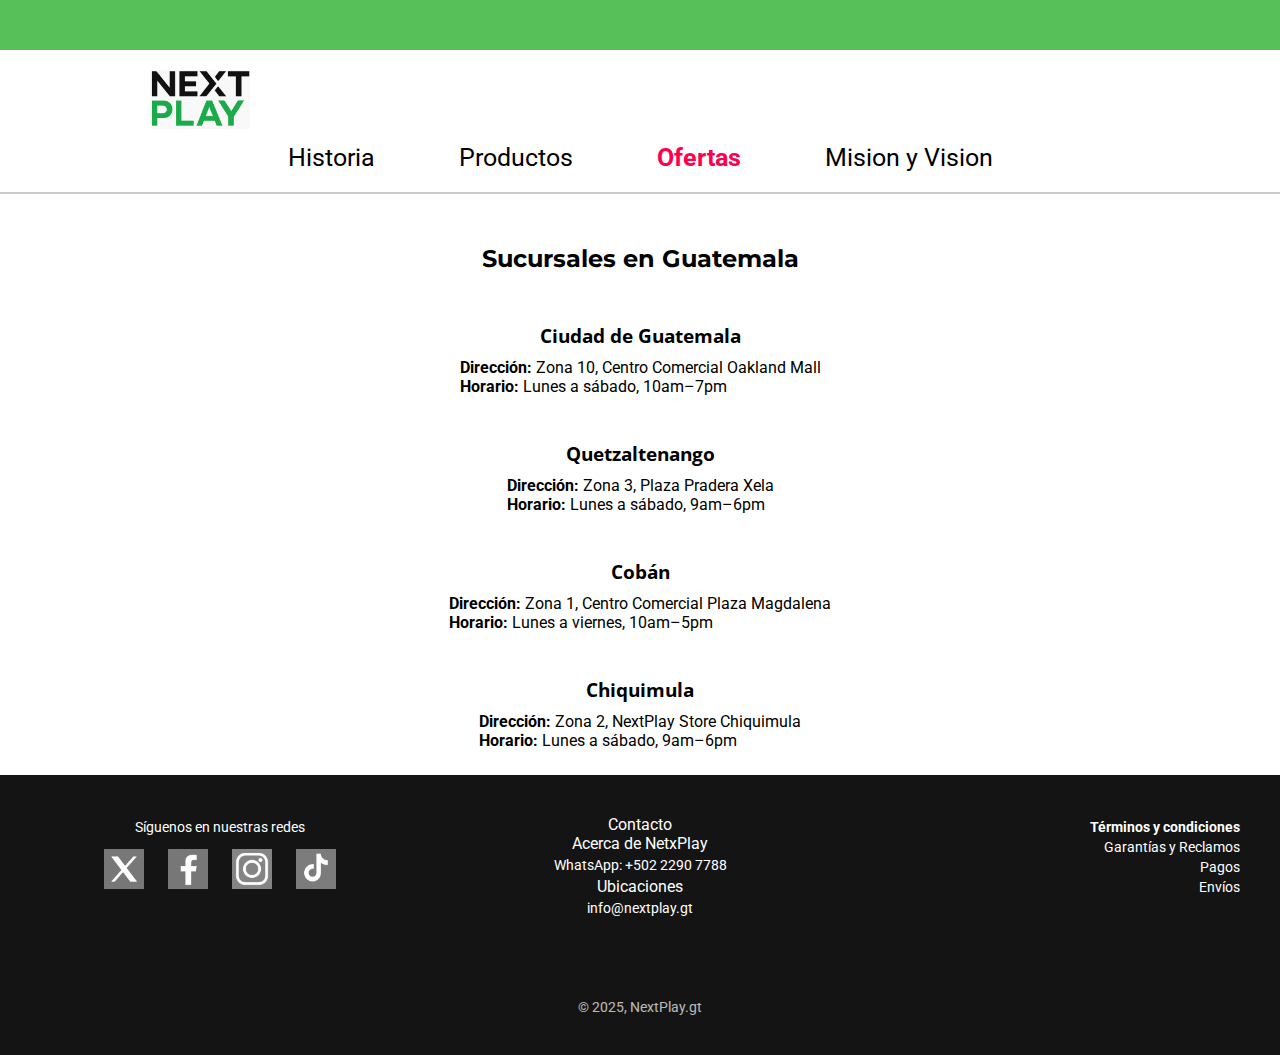
<file: ubicaciones.html>
<!DOCTYPE html>
<html lang ="en">
<head>
   <meta charset="UTF-8">    
   <meta name="viewport" content="width=device-width, initial-scale=1.0">
   <link rel="stylesheet" href="css/ubicaciones.css">
   <link href="https://fonts.googleapis.com/css2?family=Montserrat&family=Roboto&family=Open+Sans&display=swap" rel="stylesheet">
   <link rel="icon" href="img/icono.png" type="image/png">
   <title>NextPlay</title>
</head>

<body>
  <div id ="principal">

    <header>
    <a href="index.html">
    <img id="logo" src =img/logo.png  alt="logo de nextplay" />
    </a>
    </header>

    <nav> 
        <ul>
            <li class="subtitulo"><a href="historia.html#historia">Historia</a></li>
            <li id="producto"><a href="producto.html">Productos</a></li>
            <li id="oferta"><a href="ofertas.html">Ofertas</a></li>
            <li class="subtitulo"><a href="historia.html#misionvision">Mision y Vision</a></li>
        </ul>
    </nav>
    <main>
        <section>
      <article class="sucursales">
  <h2 class="tituloarticulo">Sucursales en Guatemala</h2>

  <div class="sucursal">
    <h3 class="titulo-sucursal">Ciudad de Guatemala</h3>
    <div class="info-sucursal">
      <p><strong>Dirección:</strong> Zona 10, Centro Comercial Oakland Mall</p>
      <p><strong>Horario:</strong> Lunes a sábado, 10am–7pm</p>
    </div>
  </div>

  <div class="sucursal">
    <h3 class="titulo-sucursal">Quetzaltenango</h3>
    <div class="info-sucursal">
      <p><strong>Dirección:</strong> Zona 3, Plaza Pradera Xela</p>
      <p><strong>Horario:</strong> Lunes a sábado, 9am–6pm</p>
    </div>
  </div>

  <div class="sucursal">
    <h3 class="titulo-sucursal">Cobán</h3>
    <div class="info-sucursal">
      <p><strong>Dirección:</strong> Zona 1, Centro Comercial Plaza Magdalena</p>
      <p><strong>Horario:</strong> Lunes a viernes, 10am–5pm</p>
    </div>
  </div>

  <div class="sucursal">
    <h3 class="titulo-sucursal">Chiquimula</h3>
    <div class="info-sucursal">
      <p><strong>Dirección:</strong> Zona 2, NextPlay Store Chiquimula</p>
      <p><strong>Horario:</strong> Lunes a sábado, 9am–6pm</p>
    </div>
  </div>
</article>
    <section>
    </main>
    
<footer>
  <div class="footer-top">
    
    <div class="col izquierda">
      <p class="siguenos">Síguenos en nuestras redes</p>
      <div class="iconos">
        <img class="contactos" src="img/x.png" alt="X" />
        <img class="contactos" src="img/facebook.png" alt="Facebook" />
        <img class="contactos" src="img/instagram.png" alt="Instagram" />
        <img class="contactos" src="img/tiktok.png" alt="TikTok" />
      </div>
    </div>

    
    <div class="col centro">
      <li><a href="contacto.html">Contacto</a></li>
      <li class=><a href="historia.html">Acerca de NetxPlay</a></li>
      <p>WhatsApp: +502 2290 7788</p>
      <li class=><a href="ubicaciones.html">Ubicaciones</a></li>
      <p>info@nextplay.gt</p>
    </div>

    
    <div class="col derecha">
      <p class="titulo">Términos y condiciones</p>
      <p>Garantías y Reclamos</p>
      <p>Pagos</p>
      <p>Envíos</p>
    </div>
  </div>

  <p class="copy">&copy; 2025, NextPlay.gt</p>
</footer>

   </div>
</body>

</html>
</file>
<file: css/principal.css>
body{
    font-family: 'Roboto', sans-serif;
    background-color: rgb(88, 192, 88);
}

/* titulos */
h1, h2 {
  font-family: 'Montserrat', sans-serif;
}

/* subtitulos */
h3 {
  font-family: 'Open Sans', sans-serif;
}

/* texto */
p, li {
  font-family: 'Roboto', sans-serif;
}


/* Decoracion */

#producto a {
    color: black;
    font-size:25px;
}

#oferta a{
    color: #ff004f;
    font-size:25px;
    font-weight:bolder;
}
.subtitulo a{
    color: black;
    font-size: 25px;
}

*{
    margin: 0;
    padding: 0;
}

#principal{
    background-color: white;
}

header{
    background-color: white;
    display: flex;
    align-items: center;
    justify-content: space-between;
    margin-top:50px;
}

footer{
  clear:both;
  display: flex;
  flex-direction: column;
  justify-content: space-between;
  background-color: rgb(20, 20, 20);
  color: white;
  padding: 40px;
  height: 200px; 
}

nav{
    background-color: white;
    text-align: center;
    border-bottom: 2px solid #ccc;
    padding-top:0;
    padding-bottom: 10px;
}

nav > ul > li{   
    display: inline;
    padding: 20px;
}

footer > li{
    display: inline;
}

li{
    list-style:none;
}

footer a{
    color: white;
}



a{
    text-decoration:none;
}


section{
    background-color: white;
    width: 80%;

}

aside{
    background-color: white;
    width: 20%;
    border-left: 2px solid #ccc;
    padding-left:20px;
    padding-right:0;
    margin-left:15px;
    margin-right:20px;
}

#logo{
    width:100px;
    height:auto;
    margin-left: 150px;
    margin-bottom:0;
    margin-top:20px;
    cursor:pointer;
    transition: transform 0.3s ease;
}

#logo:hover {
  transform: scale(1.1);
}


.contactos{
    width: 40px;
    height: auto;
    background-color:black;
    margin: 10px;
}


.copy {
  text-align: center;
  font-size: 14px;
  opacity: 0.7;
}

.footer-top {
  display: flex;
  justify-content: space-between;
  align-items: flex-start;
  flex-wrap: wrap;
  gap: 40px;
}

.col {
  width: 30%;
  min-width: 200px;
}

.izquierda {
  display: flex;
  flex-direction:column;
  align-items: center;
  text-align: center;
}

.centro {
  text-align: center;
}

.derecha {
  text-align: right;
}

.titulofooter {
  font-weight: bold;
  margin-bottom: 8px;
}

.footer-top p {
  margin: 4px 0;
  font-size: 14px;
}


.anuncio{
    width:100%;
    display: block;
    margin: 0;
}

.articulo{
  width: 700px;
  margin: 40px auto;
  border: 2px solid #ccc;
  border-radius: 12px;
  overflow: hidden; 
  box-shadow: 0 4px 10px rgba(0,0,0,0.1);
  background-color: white;
  padding-bottom: 80px;
}

.info-producto{
    text-align:center;
    font-size:35px;
    padding-top:10px;
    margin-bottom:0;

}

.negro{
    font-weight:bolder;
    text-align: center;
    font-size: 40px;
    padding-top:50px;
}

.nuevoingreso{
    width: 290px;
    height: auto;
    padding-top:50px;
    margin:5px;
    padding: 0px;
    border: 2px solid #ccc;
}

.nuevoingresotitulo{
    text-align:center;
    font-weight:bolder;
    font-size:30px;
    padding-top:30px;
}


main{
    display:flex;
    align-items:stretch;
}

.tituloingreso{
    text-align:center;
}

.nuevoingresoletra{
    text-align:center;
    font-weight:bolder;
    font-size:30px;
    margin-top:200px;
}


nav ul li a {
  display: inline-block;
  padding: 10px 20px;
  transition: transform 0.3s ease, color 0.3s ease;
}

nav ul li a:hover {
  transform: scale(1.1);
  color: #ff004f;
}



/*telefono */

/* ...todo tu CSS actual... */

/* Última regla que ya tenés */
nav ul li a:hover {
  transform: scale(1.1);
  color: #ff004f;
}

/* 🔽 Agregás esto al final */
@media screen and (max-width: 768px) {
  main {
    flex-direction: column;
  }

  section {
    width: 100%;
    margin: 0;
  }

  aside {
    width: 100%;
    margin: 0;
    border-left: none;
    border-top: 2px solid #ccc;
    padding: 20px;
  }

  .nuevoingreso {
    width: 100%;
    margin: 10px auto;
  }

  .nuevoingresoletra {
    margin-top: 50px;
    font-size: 24px;
  }

  .articulo {
    width: 90%;
  }

  .col {
    width: 100%;
  }

  footer {
    height: auto;
    padding: 20px;
  }
}
</file>
<file: css/contacto.css>
body{
    font-family: 'Roboto', sans-serif;
    background-color: rgb(88, 192, 88);
}

/* titulos */
h1, h2 {
  font-family: 'Montserrat', sans-serif;
}

/* subtitulos */
h3 {
  font-family: 'Open Sans', sans-serif;
}

/* texto */
p, li {
  font-family: 'Roboto', sans-serif;
}


/* Decoracion */

#producto a {
    color: black;
    font-size:25px;
}

#oferta a{
    color: #ff004f;
    font-size:25px;
    font-weight:bolder;
}
.subtitulo a{
    color: black;
    font-size: 25px;
}

*{
    margin: 0;
    padding: 0;
}

#principal{
    background-color: white;
}

header{
    background-color: white;
    display: flex;
    align-items: center;
    justify-content: space-between;
    margin-top:50px;
}

footer{
  clear:both;
  display: flex;
  flex-direction: column;
  justify-content: space-between;
  background-color: rgb(20, 20, 20);
  color: white;
  padding: 40px;
  height: 200px; 
}

nav{
    background-color: white;
    text-align: center;
    border-bottom: 2px solid #ccc;
    padding-top:0;
    padding-bottom: 10px;
}

nav > ul > li{   
    display: inline;
    padding: 20px;
}

footer > li{
    display: inline;
}

li{
    list-style:none;
}

footer a{
    color: white;
}



a{
    text-decoration:none;
}


section{
    background-color: white;
    width: 80%;

}

aside{
    background-color: white;
    width: 20%;
    border-left: 2px solid #ccc;
}

#logo{
    width:100px;
    height:auto;
    margin-left: 150px;
    margin-bottom:0;
    margin-top:20px;
    cursor:pointer;
    transition: transform 0.3s ease;
}

#logo:hover {
  transform: scale(1.1);
}


.contactos{
    width: 40px;
    height: auto;
    background-color:black;
    margin: 10px;
}


.copy {
  text-align: center;
  font-size: 14px;
  opacity: 0.7;
}

.footer-top {
  display: flex;
  justify-content: space-between;
  align-items: flex-start;
  flex-wrap: wrap;
  gap: 40px;
}

.col {
  width: 30%;
  min-width: 200px;
}

.izquierda {
  display: flex;
  flex-direction:column;
  align-items: center;
  text-align: center;
}

.centro {
  text-align: center;
}

.derecha {
  text-align: right;
}

.titulo {
  font-weight: bold;
  margin-bottom: 8px;
}

.footer-top p {
  margin: 4px 0;
  font-size: 14px;
}

main{
    display:flex;
    align-items: strech;
}

.linea-contacto {
  margin: 10px 0;
  font-size: 18px;
  color: #444;
}

.whatsapp {
  color: #25D366; 
}

.email {
  color: #0072c6; 
}

.ubicacion {
  color: #333;
}

.acerca a {
  color: #ff004f;
  font-weight: bold;
  text-decoration: none;
}


nav ul li a {
  display: inline-block;
  padding: 10px 20px;
  transition: transform 0.3s ease, color 0.3s ease;
}

nav ul li a:hover {
  transform: scale(1.1);
  color: #ff004f;
}
</file>
<file: css/historia.css>
body{
    font-family: 'Roboto', sans-serif;
    background-color: rgb(88, 192, 88);
}

/* titulos */
h1, h2 {
  font-family: 'Montserrat', sans-serif;
}

/* subtitulos */
h3 {
  font-family: 'Open Sans', sans-serif;
}

/* texto */
p, li {
  font-family: 'Roboto', sans-serif;
}


/* Decoracion */

#producto a {
    color: black;
    font-size:25px;
}

#oferta a{
    color: #ff004f;
    font-size:25px;
    font-weight:bolder;
}
.subtitulo a{
    color: black;
    font-size: 25px;
}

*{
    margin: 0;
    padding: 0;
}

#principal{
    background-color: white;
}

header{
    background-color: white;
    display: flex;
    align-items: center;
    justify-content: space-between;
    margin-top:50px;
}

footer{
  clear:both;
  display: flex;
  flex-direction: column;
  justify-content: space-between;
  background-color: rgb(20, 20, 20);
  color: white;
  padding: 40px;
  height: 200px; 
}

nav{
    background-color: white;
    text-align: center;
    border-bottom: 2px solid #ccc;
    padding-top:0;
    padding-bottom: 10px;
}

nav > ul > li{   
    display: inline;
    padding: 20px;
}

footer > li{
    display: inline;
    list-style:none;
}


footer a{
    color: white;
}



a{
    text-decoration:none;
}


section{
    background-color: white;
    width: 100%;

}


#logo{
    width:100px;
    height:auto;
    margin-left: 150px;
    margin-bottom:0;
    margin-top:20px;
    cursor:pointer;
    transition: transform 0.3s ease;
}

#logo:hover {
  transform: scale(1.1);
}


.contactos{
    width: 40px;
    height: auto;
    background-color:black;
    margin: 10px;
}


.copy {
  text-align: center;
  font-size: 14px;
  opacity: 0.7;
}

.footer-top {
  display: flex;
  justify-content: space-between;
  align-items: flex-start;
  flex-wrap: wrap;
  gap: 40px;
}

.col {
  width: 30%;
  min-width: 200px;
  list-style:none;
}

.izquierda {
  display: flex;
  flex-direction:column;
  align-items: center;
  text-align: center;
}

.centro {
  text-align: center;
}

.derecha {
  text-align: right;
}

.titulo {
  font-weight: bold;
  margin-bottom: 8px;
}

.footer-top p {
  margin: 4px 0;
  font-size: 14px;
}

main{
    display:flex;
    align-items: strech;
}


.tituloarticulo{
    font-size:30px;
    font-weight:bolder;
    text-align: center;
}
.historia{
   font-size:25px;
   text-align: center;
   margin-top:50px;
   padding:70px;
}

.misionvision{
   font-size:25px;
   text-align: center;
   margin-top:100px;
   padding:70px;
}

.objetivos{
   font-size:25px;
   text-align: center;
   margin-bottom: 50px;
   margin-top: 100px;
   padding: 70px;
}

.objetivos ul {
  display: inline-block;         
  text-align: left;              
  margin: 0 auto;               
  list-style-position: inside; 
}

nav ul li a {
  display: inline-block;
  padding: 10px 20px;
  transition: transform 0.3s ease, color 0.3s ease;
}

nav ul li a:hover {
  transform: scale(1.1);
  color: #ff004f;
}
</file>
<file: css/ofertas.css>
* {
  margin: 0;
  padding: 0;
  box-sizing: border-box;
}


body {
  font-family: 'Roboto', sans-serif;
  background-color: rgb(88, 192, 88);
}

h1, h2 {
  font-family: 'Montserrat', sans-serif;
}

h3 {
  font-family: 'Open Sans', sans-serif;
}

p, li {
  font-family: 'Roboto', sans-serif;
}

li {
  list-style: none;
}

a {
  text-decoration: none;
}


#producto a,
.subtitulo a {
  color: black;
  font-size: 25px;
}

#oferta a {
  color: #ff004f;
  font-size: 25px;
  font-weight: bolder;
}


.boton-producto {
  background-color: transparent;
  border: 2px solid;
  padding: 10px 20px;
  font-size: 18px;
  font-weight: bold;
  cursor: pointer;
  transition: 0.3s ease;
}


#oferta .boton-producto {
  color: #ff004f;
  border-color: #ff004f;
}


.boton-producto:hover {
  background-color: currentColor;
  color: white;
}


#principal {
  background-color: white;
}

header {
  background-color: white;
  display: flex;
  align-items: center;
  justify-content: space-between;
  margin-top: 50px;
}

#logo {
  width: 100px;
  height: auto;
  margin-left: 150px;
  margin-top: 20px;
  cursor:pointer;
  transition: transform 0.3s ease;
}

#logo:hover {
  transform: scale(1.1);
}

nav {
  background-color: white;
  text-align: center;
  border-bottom: 2px solid #ccc;
  padding-bottom: 10px;
}

nav > ul > li {
  display: inline;
  padding: 20px;
}


.contactos {
  width: 40px;
  height: auto;
  background-color: black;
  margin: 10px;
}


main {
  display: flex;
  align-items: stretch;
  justify-content: flex-start;
  width: 100%;
  margin: 0 auto;
  padding: 0;
  gap: 0;
}

main > section {
  background-color: white;
  width: 80%;
  padding: 0;
  margin: 0;
}

main > aside {
   background-color: white;
    width: 20%;
    border-left: 2px solid #ccc;
    padding-left:20px;
    padding-right:0;
    margin-left:20px;
    margin-right:25px;
}


.nuevoingreso {
  width: 290px;
  height: auto;
  border: 2px solid #ccc;
  margin: 5px auto;
  padding: 0;
  text-align: center;
}

.nuevoingresotitulo {
  font-weight: bolder;
  font-size: 30px;
  padding-top: 30px;
  text-align: center;
}

.tituloingreso {
  text-align: center;
}

.nuevoingresoletra {
  text-align: center;
  font-weight: bolder;
  font-size: 30px;
  margin-top: 200px;
}


.titulo-productos {
  font-size: 2rem;
  font-weight: bold;
  text-align: center;
  margin-bottom: 40px;
  color: #222;
  border-bottom: 2px solid #ccc;
  padding-bottom: 10px;
  padding-top: 30px;
}

.productos {
  display: flex;
  justify-content: center;
  gap: 40px;
  flex-wrap: wrap;
  padding-bottom: 20px;
}

.producto {
  background-color: #fff8f9;
  border: 2px solid #ff004f;
  border-radius: 10px;
  padding: 20px;
  width: 250px;
  min-height: 360px;
}

.imagen-producto,
.producto img {
  width: 100%;
  height: 200px;
  object-fit: cover;
  border-radius: 8px;
}


.precio-producto span {
  font-size: 16px;
  margin-left: 8px;
  color: #777;
  text-decoration: line-through;
}


footer {
  clear: both;
  display: flex;
  flex-direction: column;
  justify-content: space-between;
  background-color: rgb(20, 20, 20);
  color: white;
  padding: 40px;
  height: 200px;
}

footer > li {
  display: inline;
}

footer a {
  color: white;
}

.copy {
  text-align: center;
  font-size: 14px;
  opacity: 0.7;
}

.footer-top {
  display: flex;
  justify-content: space-between;
  align-items: flex-start;
  flex-wrap: wrap;
  gap: 40px;
}

.col {
  width: 30%;
  min-width: 200px;
}

.izquierda {
  display: flex;
  flex-direction: column;
  align-items: center;
  text-align: center;
}

.centro {
  text-align: center;
}

.derecha {
  text-align: right;
}

.titulo {
  font-weight: bold;
  margin-bottom: 8px;
}

.footer-top p {
  margin: 4px 0;
  font-size: 14px;
}


.negro {
  font-weight: bolder;
  text-align: center;
  font-size: 40px;
  padding-top: 50px;
}

nav ul li a {
  display: inline-block;
  padding: 10px 20px;
  transition: transform 0.3s ease, color 0.3s ease;
}

nav ul li a:hover {
  transform: scale(1.1);
  color: #ff004f;
}
</file>
<file: css/ubicaciones.css>
body{
    font-family: 'Roboto', sans-serif;
    background-color: rgb(88, 192, 88);
}

/* titulos */
h1, h2 {
  font-family: 'Montserrat', sans-serif;
}

/* subtitulos */
h3 {
  font-family: 'Open Sans', sans-serif;
}

/* texto */
p, li {
  font-family: 'Roboto', sans-serif;
}


/* Decoracion */

#producto a {
    color: black;
    font-size:25px;
}

#oferta a{
    color: #ff004f;
    font-size:25px;
    font-weight:bolder;
}
.subtitulo a{
    color: black;
    font-size: 25px;
}

*{
    margin: 0;
    padding: 0;
}

#principal{
    background-color: white;
}

header{
    background-color: white;
    display: flex;
    align-items: center;
    justify-content: space-between;
    margin-top:50px;
}

footer{
  clear:both;
  display: flex;
  flex-direction: column;
  justify-content: space-between;
  background-color: rgb(20, 20, 20);
  color: white;
  padding: 40px;
  height: 200px; 
}

nav{
    background-color: white;
    text-align: center;
    border-bottom: 2px solid #ccc;
    padding-top:0;
    padding-bottom: 10px;
}

nav > ul > li{   
    display: inline;
    padding: 20px;
}

footer > li{
    display: inline;
    list-style:none;
}


footer a{
    color: white;
}



a{
    text-decoration:none;
}


section{
    background-color: white;
    width: 100%;

}


#logo{
    width:100px;
    height:auto;
    margin-left: 150px;
    margin-bottom:0;
    margin-top:20px;
    cursor:pointer;
    transition: transform 0.3s ease;
}

#logo:hover {
  transform: scale(1.1);
}

.contactos{
    width: 40px;
    height: auto;
    background-color:black;
    margin: 10px;
}


.copy {
  text-align: center;
  font-size: 14px;
  opacity: 0.7;
}

.footer-top {
  display: flex;
  justify-content: space-between;
  align-items: flex-start;
  flex-wrap: wrap;
  gap: 40px;
}

.col {
  width: 30%;
  min-width: 200px;
  list-style:none;
}

.izquierda {
  display: flex;
  flex-direction:column;
  align-items: center;
  text-align: center;
}

.centro {
  text-align: center;
}

.derecha {
  text-align: right;
}

.titulo {
  font-weight: bold;
  margin-bottom: 8px;
}

.footer-top p {
  margin: 4px 0;
  font-size: 14px;
}

main{
    display:flex;
    align-items: strech;
}

.tituloarticulo{
  text-align:center;
  margin:50px;
}
.sucursal {
  text-align: center;
}

.titulo-sucursal {
  margin-bottom: 10px;
  margin-top:20px;
}

.info-sucursal { 
  display: inline-block;
  text-align: left;  
  margin-bottom:25px;    
}

nav ul li a {
  display: inline-block;
  padding: 10px 20px;
  transition: transform 0.3s ease, color 0.3s ease;
}

nav ul li a:hover {
  transform: scale(1.1);
  color: #ff004f;
}
</file>
<file: css/producto.css>
/* Reset global */
* {
  margin: 0;
  padding: 0;
  box-sizing: border-box;
}

/* Tipografía y fondo */
body {
  font-family: 'Roboto', sans-serif;
  background-color: rgb(88, 192, 88);
}

h1, h2 {
  font-family: 'Montserrat', sans-serif;
}

h3 {
  font-family: 'Open Sans', sans-serif;
}

p, li {
  font-family: 'Roboto', sans-serif;
}

li {
  list-style: none;
}

a {
  text-decoration: none;
}

/* Enlaces destacados */
#producto a,
.subtitulo a {
  color: black;
  font-size: 25px;
}

#oferta a {
  color: #ff004f;
  font-size: 25px;
  font-weight: bolder;
}

/* Botones */
.boton-producto {
  background-color: transparent;
  border: 2px solid;
  padding: 10px 20px;
  font-size: 18px;
  font-weight: bold;
  cursor: pointer;
  transition: 0.3s ease;
}

/* Botón para productos normales */
#producto .boton-producto {
  color: black;
  border-color: black;
}

/* Botón para productos en oferta */
#oferta .boton-producto {
  color: #ff004f;
  border-color: #ff004f;
}

/* Hover opcional */
.boton-producto:hover {
  background-color: currentColor;
  color: white;
}

/* Contenedor principal */
#principal {
  background-color: white;
}

/* Header */
header {
  background-color: white;
  display: flex;
  align-items: center;
  justify-content: space-between;
  margin-top: 50px;
}

#logo {
  width: 100px;
  height: auto;
  margin-left: 150px;
  margin-top: 20px;
  cursor:pointer;
  transition: transform 0.3s ease;
}

#logo:hover {
  transform: scale(1.1);
}

nav {
  background-color: white;
  text-align: center;
  border-bottom: 2px solid #ccc;
  padding-bottom: 10px;
}

nav > ul > li {
  display: inline;
  padding: 20px;
}


.contactos {
  width: 40px;
  height: auto;
  background-color: black;
  margin: 10px;
}


main {
  display: flex;
  align-items: stretch;
  justify-content: flex-start;
  width: 100%;
  margin: 0 auto;
  padding: 0;
  gap: 0;
}

main > section {
  background-color: white;
  width: 80%;
  padding: 0;
  margin: 0;
}

main > aside {
  background-color: white;
    width: 20%;
    border-left: 2px solid #ccc;
    padding-left:20px;
    padding-right:0;
    margin-left:20px;
    margin-right:25px;
}


.nuevoingreso {
  width: 290px;
  height: auto;
  border: 2px solid #ccc;
  margin: 5px auto;
  padding: 0;
  text-align: center;
}

.nuevoingresotitulo {
  font-weight: bolder;
  font-size: 30px;
  padding-top: 30px;
  text-align: center;
}

.tituloingreso {
  text-align: center;
}

.nuevoingresoletra {
  text-align: center;
  font-weight: bolder;
  font-size: 30px;
  margin-top: 200px;
}


.titulo-productos {
  font-size: 2rem;
  font-weight: bold;
  text-align: center;
  margin-bottom: 40px;
  color: #222;
  border-bottom: 2px solid #ccc;
  padding-bottom: 10px;
  padding-top: 30px;
}

.productos {
  display: flex;
  justify-content: center;
  gap: 40px;
  flex-wrap: wrap;
  padding-bottom: 20px;
}

.producto {
  background-color: #f9f9f9;
  border: 2px solid #ddd;
  border-radius: 10px;
  padding: 20px;
  width: 250px;
  min-height: 360px;
}

.imagen-producto,
.producto img {
  width: 100%;
  height: 200px;
  object-fit: cover;
  border-radius: 8px;
}

.anuncio {
  width: 100%;
  height: 300px;
  object-fit: cover;
  border-radius: 12px;
}


footer {
  clear: both;
  display: flex;
  flex-direction: column;
  justify-content: space-between;
  background-color: rgb(20, 20, 20);
  color: white;
  padding: 40px;
  height: 200px;
}

footer > li {
  display: inline;
}

footer a {
  color: white;
}

.copy {
  text-align: center;
  font-size: 14px;
  opacity: 0.7;
}

.footer-top {
  display: flex;
  justify-content: space-between;
  align-items: flex-start;
  flex-wrap: wrap;
  gap: 40px;
}

.col {
  width: 30%;
  min-width: 200px;
}

.izquierda {
  display: flex;
  flex-direction: column;
  align-items: center;
  text-align: center;
}

.centro {
  text-align: center;
}

.derecha {
  text-align: right;
}

.titulo {
  font-weight: bold;
  margin-bottom: 8px;
}

.footer-top p {
  margin: 4px 0;
  font-size: 14px;
}


.negro {
  font-weight: bolder;
  text-align: center;
  font-size: 40px;
  padding-top: 50px;
}

nav ul li a {
  display: inline-block;
  padding: 10px 20px;
  transition: transform 0.3s ease, color 0.3s ease;
}

nav ul li a:hover {
  transform: scale(1.1);
  color: #ff004f;
}
</file>
